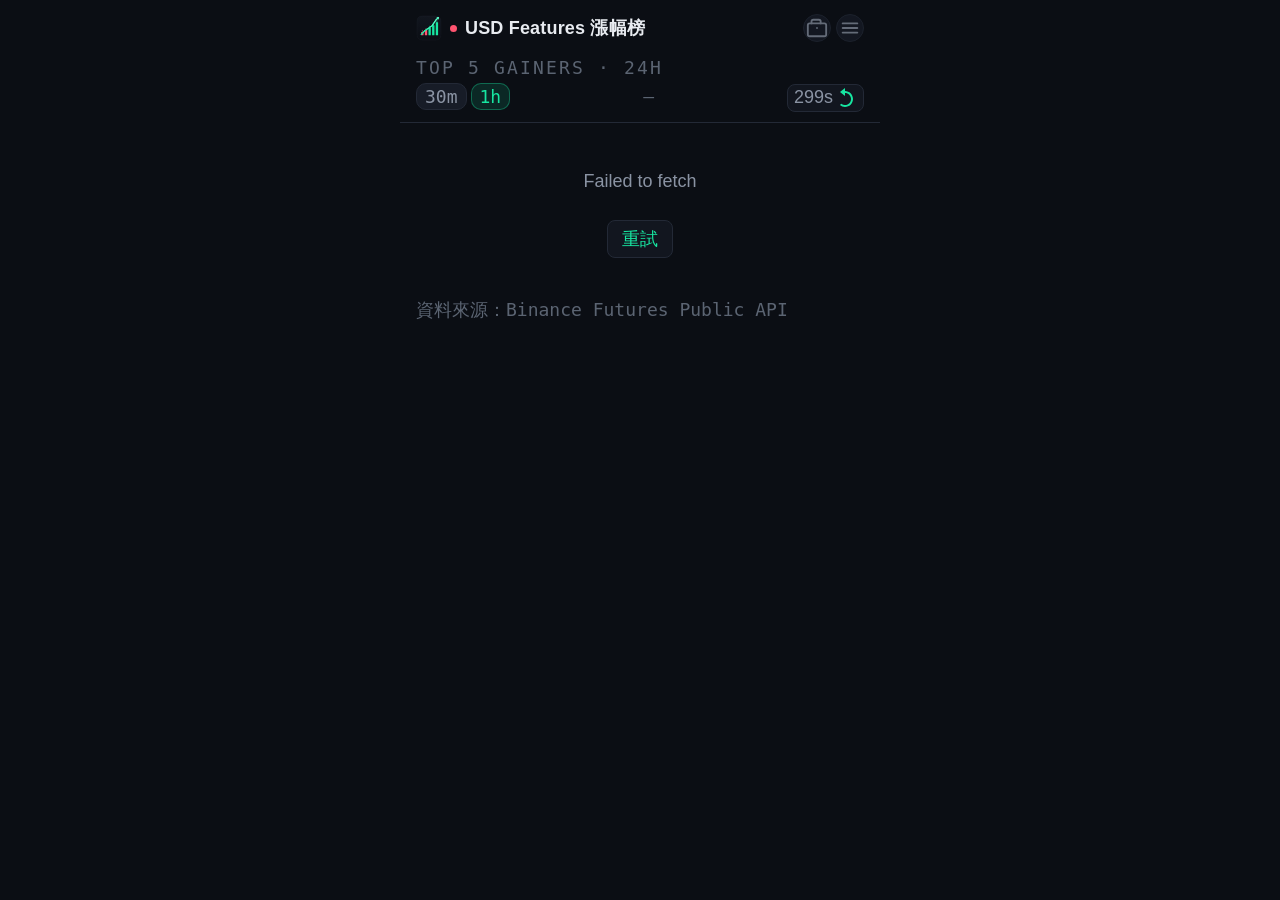
<file: pwa/index.html>
<!DOCTYPE html>
<html lang="zh-Hant">
<head>
<meta charset="UTF-8" />
<meta name="viewport" content="width=device-width, initial-scale=1, viewport-fit=cover" />
<title>USDⓈ-M 漲幅榜</title>

<!-- PWA manifest -->
<link rel="manifest" href="./manifest.webmanifest" />
<meta name="theme-color" content="#0b0e14" />

<!-- iOS「加入主畫面」專用設定（Safari 不吃 manifest，要靠這幾個 meta/link） -->
<meta name="apple-mobile-web-app-capable" content="yes" />
<meta name="apple-mobile-web-app-title" content="漲幅榜" />
<meta name="apple-mobile-web-app-status-bar-style" content="black-translucent" />
<link rel="apple-touch-icon" href="./icons/icon180.png" />
<link rel="icon" type="image/svg+xml" href="./logo.svg" />
<link rel="icon" href="./icons/icon192.png" />

<link rel="stylesheet" href="./style.css" />
</head>
<body>
  <div class="app">
    <header class="app__header">
      <div class="brand">
        <img class="brand__logo" src="./logo.svg" alt="" />
        <span class="brand__dot" id="liveDot"></span>
        <a class="rankings__url" href="https://www.binance.com/zh-TC/markets/trading_data/rankings" target="_blank">
          <h1 class="brand__title">USD Features 漲幅榜</h1>
        </a>
      </div>
      <div class="header-menu">
        <a href="./position.html" title="查看合約倉位">
          <span class="row__icon-btn features-icon" aria-hidden="true">
            <svg viewBox="0 0 24 24" fill="none" stroke="currentColor" stroke-width="2" stroke-linecap="round" stroke-linejoin="round"><rect x="2" y="7" width="20" height="14" rx="2"></rect><path d="M16 7V5a2 2 0 0 0-2-2H8a2 2 0 0 0-2 2v2"></path><line x1="12" y1="12" x2="12" y2="12.01"></line></svg>
          </span>
        </a>
        <button id="menuToggleBtn" class="row__icon-btn header-menu__toggle" type="button" title="選單" aria-expanded="false" aria-controls="headerMenuPanel">
          <svg class="hamburger-icon" viewBox="0 0 24 24" fill="none" stroke="currentColor" stroke-width="2" stroke-linecap="round">
            <line class="hamburger-icon__l1" x1="4" y1="7" x2="20" y2="7"></line>
            <line class="hamburger-icon__l2" x1="4" y1="12" x2="20" y2="12"></line>
            <line class="hamburger-icon__l3" x1="4" y1="17" x2="20" y2="17"></line>
          </svg>
        </button>
        <div id="headerMenuPanel" class="header-menu__panel" hidden>
          <label class="toggle" title="切換跑馬燈模式">
            <span class="toggle__label">Lite</span>
            <input type="checkbox" id="tickerToggle" />
            <span class="toggle__track"><span class="toggle__thumb"></span></span>
          </label>
          <label class="toggle" title="切換卡片檢視／列表檢視">
            <span class="toggle__label">Card</span>
            <input type="checkbox" id="cardToggle" />
            <span class="toggle__track"><span class="toggle__thumb"></span></span>
          </label>
          <label class="toggle" title="顯示/隱藏市值資訊">
            <span class="toggle__label">mcap</span>
            <input type="checkbox" id="mcapToggle" />
            <span class="toggle__track"><span class="toggle__thumb"></span></span>
          </label>
        </div>
      </div>
    </header>
    
    <span class="subbar__label">TOP 5 GAINERS · 24H</span>
    <div class="subbar">
      <span class="subbar__updated" id="updatedAt">—</span>
      <button id="refreshBtn" class="refresh-btn" title="立即重新整理" aria-label="重新整理">
        <span id="countdown">30s</span>
        <svg class="refresh-icon" viewBox="0 0 24 24" width="24" height="24"><path fill="#17e6a1" d="M12 5V2L7 6l5 4V7c3.31 0 6 2.69 6 6a5.99 5.99 0 0 1-9.7 4.7l-1.42 1.42A7.98 7.98 0 0 0 12 21c4.42 0 8-3.58 8-8s-3.58-8-8-8z"/></svg>
      </button>
    </div>

    <div id="content" class="content">
      <div class="skeleton-list" id="skeleton">
        <!-- skeleton rows injected by JS -->
      </div>
    </div>

    <div id="errorBox" class="error-box" hidden>
      <p id="errorText">無法載入資料</p>
      <button id="retryBtn" class="retry-btn">重試</button>
    </div>

    <footer class="app__footer">
      <span>資料來源：Binance Futures Public API</span>
    </footer>
  </div>

  <script src="./config.js"></script>
  <script src="app.js"></script>
  <script>
    if ('serviceWorker' in navigator) {
      window.addEventListener('load', () => {
        // updateViaCache: 'none' -> sw.js 這個檔案本身也不要被 HTTP 快取，
        // 每次都直接跟伺服器要最新版本，避免「明明部署了新版但瀏覽器還在用舊 sw.js」。
        navigator.serviceWorker.register('./sw.js', { updateViaCache: 'none' }).catch(() => {});
      });
    }
  </script>
</body>
</html>
</file>
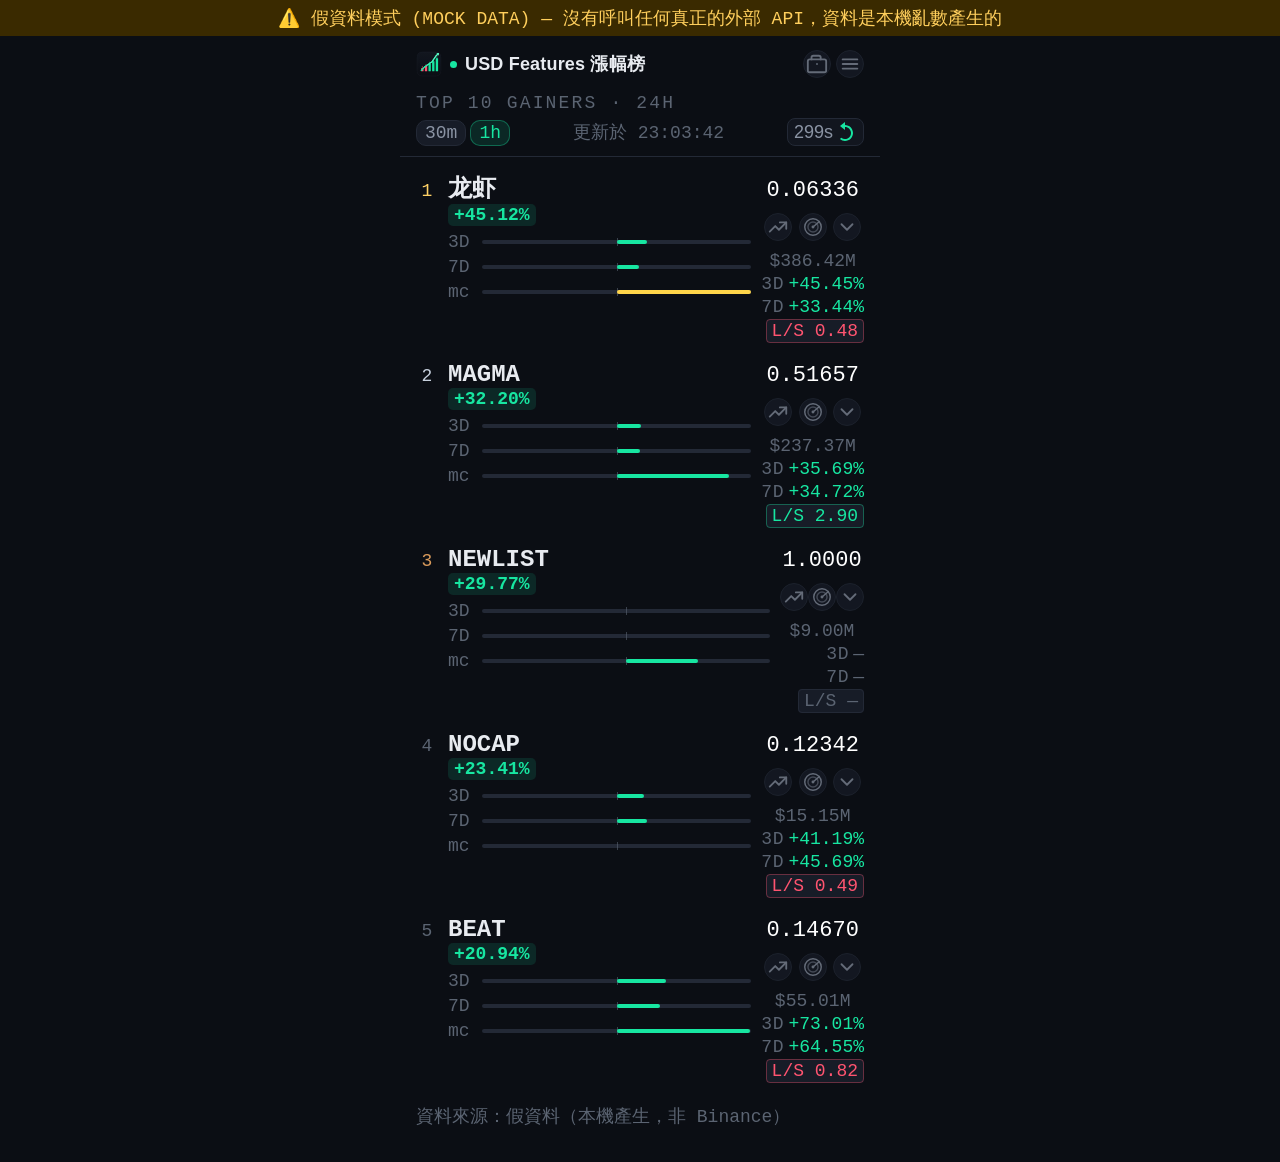
<file: shared/index.html>
<!DOCTYPE html>
<html lang="zh-Hant">
<head>
<meta charset="UTF-8" />
<meta name="viewport" content="width=device-width, initial-scale=1, viewport-fit=cover" />
<title>USDⓈ-M 漲幅榜（假資料預覽）</title>
<meta name="theme-color" content="#0b0e14" />
<link rel="icon" type="image/svg+xml" href="./logo.svg" />

<link rel="stylesheet" href="./style.css" />
<style>
  /* 只給這個假資料預覽頁用的提示條，不影響 app.js/style.css 本身。 */
  .mock-banner {
    background: #3a2a00;
    color: #ffcf5c;
    font-family: monospace;
    font-size: 18px;
    text-align: center;
    padding: 6px 10px;
  }
</style>
</head>
<body>
  <div class="mock-banner">⚠️ 假資料模式 (MOCK DATA) — 沒有呼叫任何真正的外部 API，資料是本機亂數產生的</div>

  <div class="app">
    <header class="app__header">
      <div class="brand">
        <img class="brand__logo" src="./logo.svg" alt="" />
        <span class="brand__dot" id="liveDot"></span>
        <a class="rankings__url" href="https://www.binance.com/zh-TC/markets/trading_data/rankings" target="_blank">
          <h1 class="brand__title">USD Features 漲幅榜</h1>
        </a>
      </div>

      <div class="header-menu">
        <a href="./position-mock.html" title="查看合約倉位（假資料預覽）">
          <span class="row__icon-btn features-icon" aria-hidden="true">
            <svg viewBox="0 0 24 24" fill="none" stroke="currentColor" stroke-width="2" stroke-linecap="round" stroke-linejoin="round"><rect x="2" y="7" width="20" height="14" rx="2"></rect><path d="M16 7V5a2 2 0 0 0-2-2H8a2 2 0 0 0-2 2v2"></path><line x1="12" y1="12" x2="12" y2="12.01"></line></svg>
          </span>
        </a>
        <button id="menuToggleBtn" class="row__icon-btn header-menu__toggle" type="button" title="選單" aria-expanded="false" aria-controls="headerMenuPanel">
          <svg class="hamburger-icon" viewBox="0 0 24 24" fill="none" stroke="currentColor" stroke-width="2" stroke-linecap="round">
            <line class="hamburger-icon__l1" x1="4" y1="7" x2="20" y2="7"></line>
            <line class="hamburger-icon__l2" x1="4" y1="12" x2="20" y2="12"></line>
            <line class="hamburger-icon__l3" x1="4" y1="17" x2="20" y2="17"></line>
          </svg>
        </button>
        <div id="headerMenuPanel" class="header-menu__panel" hidden>
          <label class="toggle" title="切換跑馬燈模式">
            <span class="toggle__label">Lite</span>
            <input type="checkbox" id="tickerToggle" />
            <span class="toggle__track"><span class="toggle__thumb"></span></span>
          </label>
          <label class="toggle" title="切換卡片檢視／列表檢視">
            <span class="toggle__label">Card</span>
            <input type="checkbox" id="cardToggle" />
            <span class="toggle__track"><span class="toggle__thumb"></span></span>
          </label>
          <label class="toggle" title="顯示/隱藏市值資訊">
            <span class="toggle__label">mcap</span>
            <input type="checkbox" id="mcapToggle" />
            <span class="toggle__track"><span class="toggle__thumb"></span></span>
          </label>
        </div>
      </div>
    </header>

    <span class="subbar__label">TOP 10 GAINERS · 24H</span>
    <div class="subbar">
      <span class="subbar__updated" id="updatedAt">—</span>
      <button id="refreshBtn" class="refresh-btn" title="立即重新整理" aria-label="重新整理">
        <span id="countdown">30s</span>
        <svg class="refresh-icon" viewBox="0 0 24 24" width="24" height="24"><path fill="#17e6a1" d="M12 5V2L7 6l5 4V7c3.31 0 6 2.69 6 6a5.99 5.99 0 0 1-9.7 4.7l-1.42 1.42A7.98 7.98 0 0 0 12 21c4.42 0 8-3.58 8-8s-3.58-8-8-8z"/></svg>
      </button>
    </div>

    <div id="content" class="content">
      <div class="skeleton-list" id="skeleton">
        <!-- skeleton rows injected by JS -->
      </div>
    </div>

    <div id="errorBox" class="error-box" hidden>
      <p id="errorText">無法載入資料</p>
      <button id="retryBtn" class="retry-btn">重試</button>
    </div>

    <footer class="app__footer">
      <span>資料來源：假資料（本機產生，非 Binance）</span>
    </footer>
  </div>

  <script>
    // 假資料 fetch 攔截器。一定要在 app.js 載入之前執行，才能在 app.js 第一次
    // 呼叫 fetch() 之前就把 window.fetch 換掉——這樣完全不會打到真正的
    // Binance / CoinGecko API，改改 UI（例如加個 icon）不用等真的 API 回應就能驗證。
    (function () {
      // 簡單的可重現亂數（同一個 symbol 每次重新整理都會長一樣，方便比對畫面有沒有變化）。
      function seededRandom(seed) {
        let s = seed % 2147483647;
        if (s <= 0) s += 2147483646;
        return function () {
          s = (s * 16807) % 2147483647;
          return (s - 1) / 2147483646;
        };
      }
      function hashSeed(str) {
        let h = 0;
        for (let i = 0; i < str.length; i++) h = (h * 31 + str.charCodeAt(i)) | 0;
        return Math.abs(h) || 1;
      }

      // TOP 5（依 priceChangePercent 排序後會落在前 5 名，用來驗證正常渲染）：
      //   龙虾USDT   - 非英文字母的 base，驗證中文幣種名稱顯示
      //   MAGMAUSDT  - 一般情況
      //   NEWLISTUSDT- K 線資料不足（模擬新上市），驗證天數漲跌顯示「—」
      //   NOCAPUSDC  - USDC 報價 + CoinGecko 查無市值，驗證「市值資料暫無」
      //   BEATUSDT   - 一般情況
      // 後面兩個 DUMMY 是低漲幅的干擾資料，用來驗證排序/取前 5 名的邏輯正確。
      const MOCK_TICKERS = [
        { symbol: "龙虾USDT", lastPrice: "0.06336", priceChangePercent: "45.12", quoteVolume: "386420000" },
        { symbol: "MAGMAUSDT", lastPrice: "0.51657", priceChangePercent: "32.20", quoteVolume: "237370000" },
        { symbol: "NEWLISTUSDT", lastPrice: "1.00000", priceChangePercent: "29.77", quoteVolume: "9000000" },
        { symbol: "NOCAPUSDC", lastPrice: "0.12342", priceChangePercent: "23.41", quoteVolume: "15150000" },
        { symbol: "BEATUSDT", lastPrice: "0.14670", priceChangePercent: "20.94", quoteVolume: "55010000" },
        { symbol: "DUMMYAUSDT", lastPrice: "3.50000", priceChangePercent: "5.00", quoteVolume: "1000000" },
        { symbol: "DUMMYBUSDT", lastPrice: "10.00000", priceChangePercent: "2.00", quoteVolume: "500000" },
      ];

      // CoinGecko 市值資料，key 是 base（不含 USDT/USDC）。刻意不給 NOCAP，
      // 用來測試「市值資料暫無」那條路徑。
      const MOCK_MARKET_CAPS = {
        "龙虾": { marketCap: 42000000, price: 0.06336, maxSupply: 1000000000, volume: 20000000 },
        MAGMA: { marketCap: 95000000, price: 0.51657, maxSupply: 300000000, volume: 45000000 },
        NEWLIST: { marketCap: 6000000, price: 1.0, maxSupply: 10000000, volume: 900000 },
        BEAT: { marketCap: 18500000, price: 0.1467, maxSupply: 250000000, volume: 5200000 },
      };

      function priceOf(symbol) {
        const t = MOCK_TICKERS.find((x) => x.symbol === symbol);
        if (t) return Number(t.lastPrice);
        return 1;
      }

      function fakeKlines(symbol, limit) {
        // NEWLISTUSDT 故意只給 2 根K棒，模擬新上市幣種資料不足的情況。
        if (symbol === "NEWLISTUSDT") {
          const p = priceOf(symbol);
          return [
            [0, 0, 0, 0, String(p * 0.97), 0],
            [0, 0, 0, 0, String(p), 0],
          ];
        }
        const target = priceOf(symbol);
        const rand = seededRandom(hashSeed(symbol));
        let price = target / (1 + rand() * 0.6 + 0.2); // 起點比目前價低，模擬「這幾天在漲」
        const rows = [];
        for (let i = 0; i < limit; i++) {
          const isLast = i === limit - 1;
          price = isLast ? target : Math.max(price * (1 + (rand() - 0.47) * 0.1), 1e-8);
          rows.push([0, price, price, price, String(price), 0]);
        }
        return rows;
      }

      function fakeMarketCapCoins(symbolsLower) {
        return symbolsLower
          .map((s) => s.toUpperCase())
          .filter((base) => base in MOCK_MARKET_CAPS)
          .map((base) => {
            const m = MOCK_MARKET_CAPS[base];
            return {
              symbol: base,
              market_cap: m.marketCap,
              current_price: m.price,
              max_supply: m.maxSupply,
              total_supply: m.maxSupply,
              total_volume: m.volume,
            };
          });
      }

      function jsonResponse(data) {
        return new Response(JSON.stringify(data), {
          status: 200,
          headers: { "Content-Type": "application/json" },
        });
      }

      // 聰明錢 long/short 統計假資料。刻意讓 30m/1h 兩個 timeRange 數字不一樣，
      // 這樣切換按鈕時畫面數字有跟著變，才能驗證「重新打 API + 重新渲染」真的生效。
      // NEWLISTUSDT 故意不給資料，模擬 API 查無資料，驗證「聰明錢資料暫無」路徑。
      function fakeSmartMoneyStats(symbol, timeRange) {
        if (symbol === "NEWLISTUSDT") return null;
        const rand = seededRandom(hashSeed(symbol + timeRange));
        const longTraders = Math.floor(100 + rand() * 300);
        const shortTraders = Math.floor(100 + rand() * 300);
        const longPositions = 1e6 + rand() * 5e7;
        const shortPositions = 1e6 + rand() * 5e7;
        return { longTraders, shortTraders, longPositions, shortPositions };
      }

      window.fetch = async function mockFetch(input) {
        const url = typeof input === "string" ? input : input.url;

        if (url.includes("/fapi/v1/ticker/24hr")) {
          return jsonResponse(MOCK_TICKERS);
        }

        if (url.includes("/fapi/v1/klines")) {
          const params = new URL(url).searchParams;
          const symbol = params.get("symbol");
          const limit = Number(params.get("limit")) || 31;
          return jsonResponse(fakeKlines(symbol, limit));
        }

        if (url.includes("/coins/markets")) {
          const params = new URL(url).searchParams;
          const symbols = (params.get("symbols") || "").split(",").filter(Boolean);
          return jsonResponse(fakeMarketCapCoins(symbols));
        }

        if (url.includes("/smart-money/signal/details/stats")) {
          const params = new URL(url).searchParams;
          const symbol = params.get("symbol");
          const timeRange = params.get("timeRange");
          return jsonResponse({ code: "000000", message: null, data: fakeSmartMoneyStats(symbol, timeRange), success: true });
        }

        throw new Error(`mock.html 沒有攔截到這個網址，請補上假資料: ${url}`);
      };
    })();
  </script>
  <script src="./config.js"></script>
  <script src="app.js"></script>
</body>
</html>
</file>
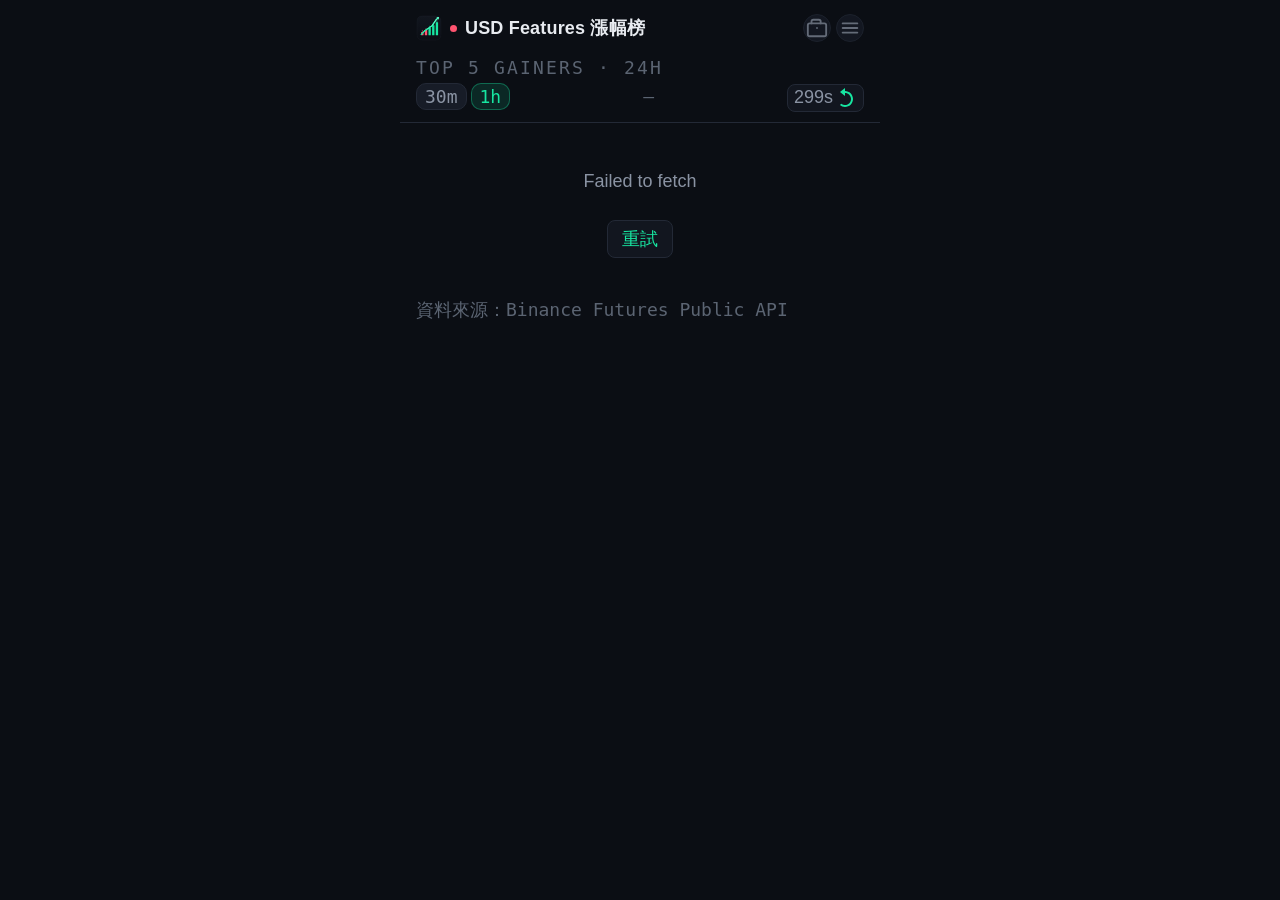
<file: extension/popup.html>
<!DOCTYPE html>
<html lang="zh-Hant">
<head>
<meta charset="UTF-8" />
<title>USDⓈ-M 漲幅榜</title>
<link rel="stylesheet" href="style.css" />
</head>
<body>
  <div class="app">
    <header class="app__header">
      <div class="brand">
        <img class="brand__logo" src="./logo.svg" alt="" />
        <span class="brand__dot" id="liveDot"></span>
        <a class="rankings__url" href="https://www.binance.com/zh-TC/markets/trading_data/rankings" target="_blank">
          <h1 class="brand__title">USD Features 漲幅榜</h1>
        </a>
      </div>
      <div class="header-menu">
        <a href="./position.html" title="查看合約倉位">
          <span class="row__icon-btn features-icon" aria-hidden="true">
            <svg viewBox="0 0 24 24" fill="none" stroke="currentColor" stroke-width="2" stroke-linecap="round" stroke-linejoin="round"><rect x="2" y="7" width="20" height="14" rx="2"></rect><path d="M16 7V5a2 2 0 0 0-2-2H8a2 2 0 0 0-2 2v2"></path><line x1="12" y1="12" x2="12" y2="12.01"></line></svg>
          </span>
        </a>
        <button id="menuToggleBtn" class="row__icon-btn header-menu__toggle" type="button" title="選單" aria-expanded="false" aria-controls="headerMenuPanel">
          <svg class="hamburger-icon" viewBox="0 0 24 24" fill="none" stroke="currentColor" stroke-width="2" stroke-linecap="round">
            <line class="hamburger-icon__l1" x1="4" y1="7" x2="20" y2="7"></line>
            <line class="hamburger-icon__l2" x1="4" y1="12" x2="20" y2="12"></line>
            <line class="hamburger-icon__l3" x1="4" y1="17" x2="20" y2="17"></line>
          </svg>
        </button>
        <div id="headerMenuPanel" class="header-menu__panel" hidden>
          <label class="toggle" title="切換跑馬燈模式">
            <span class="toggle__label">Lite</span>
            <input type="checkbox" id="tickerToggle" />
            <span class="toggle__track"><span class="toggle__thumb"></span></span>
          </label>
          <label class="toggle" title="切換卡片檢視／列表檢視">
            <span class="toggle__label">Card</span>
            <input type="checkbox" id="cardToggle" />
            <span class="toggle__track"><span class="toggle__thumb"></span></span>
          </label>
          <label class="toggle" title="顯示/隱藏市值資訊">
            <span class="toggle__label">mcap</span>
            <input type="checkbox" id="mcapToggle" />
            <span class="toggle__track"><span class="toggle__thumb"></span></span>
          </label>
        </div>
      </div>
    </header>

    <span class="subbar__label">TOP 5 GAINERS · 24H</span>
    <div class="subbar">
      <span class="subbar__updated" id="updatedAt">—</span>
      <button id="refreshBtn" class="refresh-btn" title="立即重新整理" aria-label="重新整理">
        <span id="countdown">30s</span>
        <svg class="refresh-icon" viewBox="0 0 24 24" width="24" height="24"><path fill="#17e6a1" d="M12 5V2L7 6l5 4V7c3.31 0 6 2.69 6 6a5.99 5.99 0 0 1-9.7 4.7l-1.42 1.42A7.98 7.98 0 0 0 12 21c4.42 0 8-3.58 8-8s-3.58-8-8-8z"/></svg>
      </button>
    </div>

    <div id="content" class="content">
      <div class="skeleton-list" id="skeleton">
        <!-- skeleton rows injected by JS -->
      </div>
    </div>

    <div id="errorBox" class="error-box" hidden>
      <p id="errorText">無法載入資料</p>
      <button id="retryBtn" class="retry-btn">重試</button>
    </div>

    <footer class="app__footer">
      <span>資料來源：Binance Futures Public API</span>
    </footer>
  </div>

  <script src="config.js"></script>
  <script src="app.js"></script>
</body>
</html>
</file>
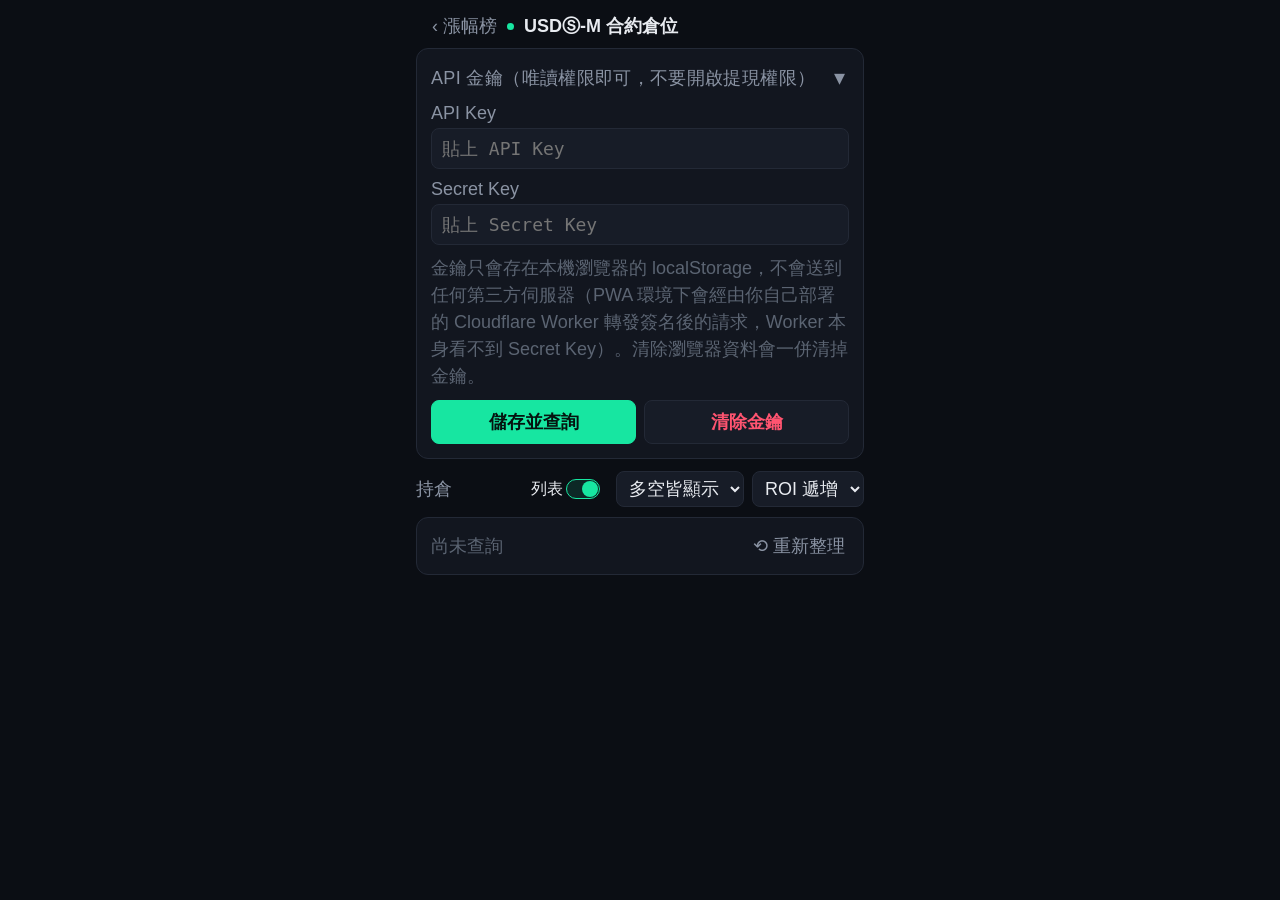
<file: extension/position.html>
<!DOCTYPE html>
<html lang="zh-Hant">
<head>
<meta charset="UTF-8" />
<meta name="viewport" content="width=device-width, initial-scale=1, viewport-fit=cover" />
<title>USDⓈ-M 合約倉位</title>
<meta name="theme-color" content="#0b0e14" />
<link rel="icon" type="image/svg+xml" href="./logo.svg" />

<link rel="stylesheet" href="./style.css" />
<style>
  /* 這個頁面的樣式沿用 style.css 的顏色變數，但排版（表單/卡片/表格）是這裡專用的，
     不放進 style.css，避免污染漲幅榜主頁面的樣式。 */
  .pos-header {
    display: flex;
    align-items: center;
    gap: 10px;
    padding: calc(env(safe-area-inset-top, 0px) + 14px) 16px 10px;
  }
  .pos-back {
    color: var(--text-dim);
    text-decoration: none;
    font-size: 18px;
    flex-shrink: 0;
  }
  .pos-back:hover { color: var(--text); }
  .pos-title {
    font-size: 18px;
    font-weight: 700;
    margin: 0;
    color: var(--text);
  }

  .pos-main {
    max-width: 480px;
    margin: 0 auto;
    padding: 0 16px 24px;
    transition: max-width 0.15s ease;
  }
  /* 有倉位資料時放寬寬度限制，讓桌面/寬螢幕能一次看到多欄倉位卡片；
     還在設定金鑰、沒有資料的階段維持手機版寬度即可。 */
  body.has-positions .pos-main {
    max-width: 480px;
  }

  .pos-card {
    background: var(--panel);
    border: 1px solid var(--border);
    border-radius: 12px;
    padding: 14px;
    margin-bottom: 12px;
  }

  .pos-card__title {
    font-size: 18px;
    color: var(--text-dim);
    margin: 0 0 10px;
    letter-spacing: 0.02em;
  }

  .pos-card__head {
    display: flex;
    align-items: center;
    justify-content: space-between;
    margin-bottom: 10px;
  }
  .pos-card__head-left {
    display: flex;
    align-items: center;
    gap: 4px;
  }
  .pos-card__head-right {
    display: flex;
    align-items: center;
    justify-content: space-between;
    gap: 4px;
  }
  .pos-card__toggle {
    background: none;
    border: none;
    color: var(--text-dim);
    font-size: 18px;
    cursor: pointer;
    padding: 2px 4px;
    flex-shrink: 0;
  }
  .pos-card__toggle:hover { color: var(--text); }
  .pos-card__toggle svg { width: 16px; height: 16px; display: block; }
  /* API 金鑰區域的展開/收合按鈕比較小顆，點擊熟悉度也最高，特別放大字級加大點擊範圍。 */
  #credToggleBtn { font-size: 22px; }
  #summaryToggleBtn { font-size: 22px; }
  .pos-card__updated {
    font-size: 18px;
    color: var(--text-faint);
  }
  .pos-card__refresh-row {
    display: flex;
    align-items: center;
    gap: 6px;
  }
  .pos-card__countdown {
    font-size: 18px;
    color: var(--text-faint);
    font-family: var(--mono);
  }
  .pos-card__summary {
    font-size: 18px;
    color: var(--text-dim);
    font-family: var(--mono);
  }

  .pos-field {
    display: flex;
    flex-direction: column;
    gap: 4px;
    margin-bottom: 10px;
  }
  .pos-field label {
    font-size: 18px;
    color: var(--text-dim);
  }
  .pos-field input {
    background: var(--panel-alt);
    border: 1px solid var(--border);
    border-radius: 8px;
    padding: 9px 10px;
    color: var(--text);
    font-family: var(--mono);
    font-size: 18px;
  }
  .pos-field input:focus { outline: 1px solid var(--accent); }

  .pos-note {
    font-size: 18px;
    color: var(--text-faint);
    line-height: 1.5;
    margin: 0 0 10px;
  }

  .pos-actions { display: flex; gap: 8px; }
  .pos-btn {
    flex: 1;
    border: 1px solid var(--border);
    background: var(--panel-alt);
    color: var(--text);
    border-radius: 8px;
    padding: 9px 0;
    font-size: 18px;
    font-weight: 600;
    cursor: pointer;
  }
  .pos-btn--primary { background: var(--accent); color: #05130f; border-color: var(--accent); }
  .pos-btn--danger { color: var(--down); }
  .pos-btn:disabled { opacity: 0.5; cursor: default; }

  .pos-summary {
    display: grid;
    grid-template-columns: 1fr 1fr;
    gap: 10px;
  }
  /* 同上：display:grid 蓋掉了 [hidden] 預設的 display:none，收合帳戶總覽時要補這條才會真的消失。 */
  .pos-summary[hidden] { display: none; }
  .pos-summary__item { display: flex; flex-direction: column; gap: 2px; }
  .pos-summary__label { font-size: 18px; color: var(--text-dim); }
  .pos-summary__value { font-family: var(--mono); font-size: 18px; color: var(--text); }

  .pos-row {
    background: var(--panel);
    border: 1px solid var(--border);
    border-radius: 12px;
    padding: 12px 14px;
    margin-bottom: 10px;
  }
  .pos-row__head {
    display: flex;
    align-items: center;
    justify-content: space-between;
    margin-bottom: 8px;
  }
  .pos-row__symbol { font-weight: 700; font-size: 18px; }
  .pos-row__head-links { display: flex; align-items: center; gap: 6px; }
  .pos-row__side {
    font-size: 18px;
    font-weight: 700;
    padding: 2px 8px;
    border-radius: 999px;
  }
  .pos-row__side.is-long { color: var(--up); background: var(--up-dim); }
  .pos-row__side.is-short { color: var(--down); background: var(--down-dim); }

  .pos-row__grid {
    display: grid;
    grid-template-columns: 1fr 1fr;
    gap: 6px 12px;
    font-family: var(--mono);
    font-size: 18px;
  }
  .pos-row__grid-item { display: flex; flex-direction: column; gap: 2px; }
  .pos-row__grid-label { color: var(--text-dim); font-family: var(--sans); }
  .is-up { color: var(--up); }
  .is-down { color: var(--down); }

  .pos-list-header {
    display: flex;
    align-items: center;
    justify-content: space-between;
    flex-wrap: wrap;
    gap: 8px;
    margin-bottom: 10px;
  }
  .pos-list-controls { display: flex; gap: 8px; flex-wrap: wrap; }
  .pos-sort-select {
    background: var(--panel-alt);
    border: 1px solid var(--border);
    border-radius: 8px;
    padding: 6px 8px;
    color: var(--text);
    font-size: 18px;
  }

  /* 有倉位資料時改成多欄卡片排列，充分利用放寬後的頁面寬度；篩選後沒有任何結果時
     顯示的是一段純文字提示，不套用 grid（避免那段文字被拉成奇怪的格子寬度）。 */
  #positionsList.is-grid {
    display: grid;
    grid-template-columns: repeat(auto-fill, minmax(260px, 1fr));
    gap: 10px;
  }
  #positionsList.is-grid .pos-row { margin-bottom: 0; }

  /* 列表顯示：只留 symbol / icon-btn / side / roi 一行，跟卡片顯示切換時共用同一個
     進場動畫（見 .pos-row-enter），不用另外寫轉場邏輯。 */
  .pos-list-row {
    display: flex;
    align-items: center;
    gap: 10px;
    background: var(--panel);
    border: 1px solid var(--border);
    border-radius: 10px;
    padding: 8px 12px;
    margin-bottom: 8px;
  }
  .pos-list-row__symbol {
    font-weight: 700;
    font-size: 18px;
    flex: 1;
    min-width: 0;
  }
  .pos-list-row__icons { display: flex; align-items: center; gap: 6px; flex-shrink: 0; }
  .pos-list-row__roi {
    font-family: var(--mono);
    font-size: 18px;
    font-weight: 700;
    flex-shrink: 0;
    min-width: 64px;
    text-align: right;
  }

  @keyframes pos-row-enter {
    from { opacity: 0; transform: translateY(4px); }
    to { opacity: 1; transform: translateY(0); }
  }
  .pos-row, .pos-list-row { animation: pos-row-enter 0.18s ease both; }

  .pos-empty {
    text-align: center;
    color: var(--text-dim);
    font-size: 18px;
    padding: 30px 0;
  }

  .error-box.pos-error { margin: 0 16px 12px; }
</style>
</head>
<body>

  <div class="pos-main">
    <div class="pos-header">
      <a id="backLink" class="pos-back" href="./index.html">‹ 漲幅榜</a>
      <span class="brand__dot" id="liveDot"></span>
      <h1 class="pos-title">USDⓈ-M 合約倉位</h1>
    </div>
    <div class="pos-card">
      <div class="pos-card__head">
        <p class="pos-card__title" style="margin:0;">API 金鑰（唯讀權限即可，不要開啟提現權限）</p>
        <button id="credToggleBtn" class="pos-card__toggle" type="button" title="展開/收合">▾</button>
      </div>
      <div id="credentialsCollapsedHint" class="pos-card__summary" hidden>已儲存金鑰，點右上角展開可編輯</div>
      <div id="credentialsBody">
        <div class="pos-field">
          <label for="apiKeyInput">API Key</label>
          <input id="apiKeyInput" type="text" autocomplete="off" spellcheck="false" placeholder="貼上 API Key" />
        </div>
        <div class="pos-field">
          <label for="apiSecretInput">Secret Key</label>
          <input id="apiSecretInput" type="password" autocomplete="off" spellcheck="false" placeholder="貼上 Secret Key" />
        </div>
        <p class="pos-note">金鑰只會存在本機瀏覽器的 localStorage，不會送到任何第三方伺服器（PWA 環境下會經由你自己部署的 Cloudflare Worker 轉發簽名後的請求，Worker 本身看不到 Secret Key）。清除瀏覽器資料會一併清掉金鑰。</p>
        <div class="pos-actions">
          <button id="saveBtn" class="pos-btn pos-btn--primary">儲存並查詢</button>
          <button id="clearBtn" class="pos-btn pos-btn--danger">清除金鑰</button>
        </div>
      </div>
    </div>

    <div id="summaryCard" class="pos-card" hidden>
      <div class="pos-card__head">
        <div id="summaryHeadLeft" class="pos-card__head-left">
          <span class="brand__dot" id="liveDot"></span>
          <p class="pos-card__title" style="margin:0;">帳戶總覽</p>
          <button id="visibilityToggleBtn" class="pos-card__toggle" type="button" title="隱藏帳戶資訊"></button>
        </div>
        <button id="summaryToggleBtn" class="pos-card__toggle" type="button" title="展開/收合">▸</button>
      </div>
      <div id="summaryGrid" class="pos-summary" hidden>
        <div class="pos-summary__item">
          <span class="pos-summary__label">錢包餘額</span>
          <span id="sumWalletBalance" class="pos-summary__value">—</span>
        </div>
        <div class="pos-summary__item">
          <span class="pos-summary__label">未實現盈虧</span>
          <span id="sumUnrealizedProfit" class="pos-summary__value">—</span>
        </div>
        <div class="pos-summary__item">
          <span class="pos-summary__label">保證金餘額</span>
          <span id="sumMarginBalance" class="pos-summary__value">—</span>
        </div>
        <div class="pos-summary__item">
          <span class="pos-summary__label">可用餘額</span>
          <span id="sumAvailableBalance" class="pos-summary__value">—</span>
        </div>
      </div>
    </div>

    <div id="positionsHeader" class="pos-list-header" hidden>
      <p class="pos-card__title" style="margin:0;">持倉</p>
      <div class="pos-list-controls">
        <label class="toggle" title="切換卡片/列表顯示">
          <span class="toggle__label">列表</span>
          <input type="checkbox" id="viewToggle" checked />
          <span class="toggle__track"><span class="toggle__thumb"></span></span>
        </label>
        <select id="sideFilterSelect" class="pos-sort-select">
          <option value="all">多空皆顯示</option>
          <option value="long">只顯示多</option>
          <option value="short">只顯示空</option>
        </select>
        <select id="sortSelect" class="pos-sort-select">
          <option value="none">預設排序</option>
          <option value="roi-desc">ROI 遞減</option>
          <option value="roi-asc" selected>ROI 遞增</option>
        </select>
      </div>
    </div>

    <div id="summaryMetaCard" class="pos-card pos-card__head-right" hidden>
      <span id="updatedAt" class="pos-card__updated">尚未查詢</span>
      <div class="pos-card__refresh-row">
        <span id="countdown" class="pos-card__countdown" hidden></span>
        <button id="refreshBtn" class="pos-card__toggle" title="重新整理">⟲ 重新整理</button>
      </div>
    </div>

    <div id="positionsList"></div>

    <div id="errorBox" class="error-box pos-error" hidden>
      <p id="errorText">無法載入資料</p>
      <button id="retryBtn" class="retry-btn">重試</button>
    </div>
  </div>

  <script src="./config.js"></script>
  <script src="./position.js"></script>
</body>
</html>
</file>
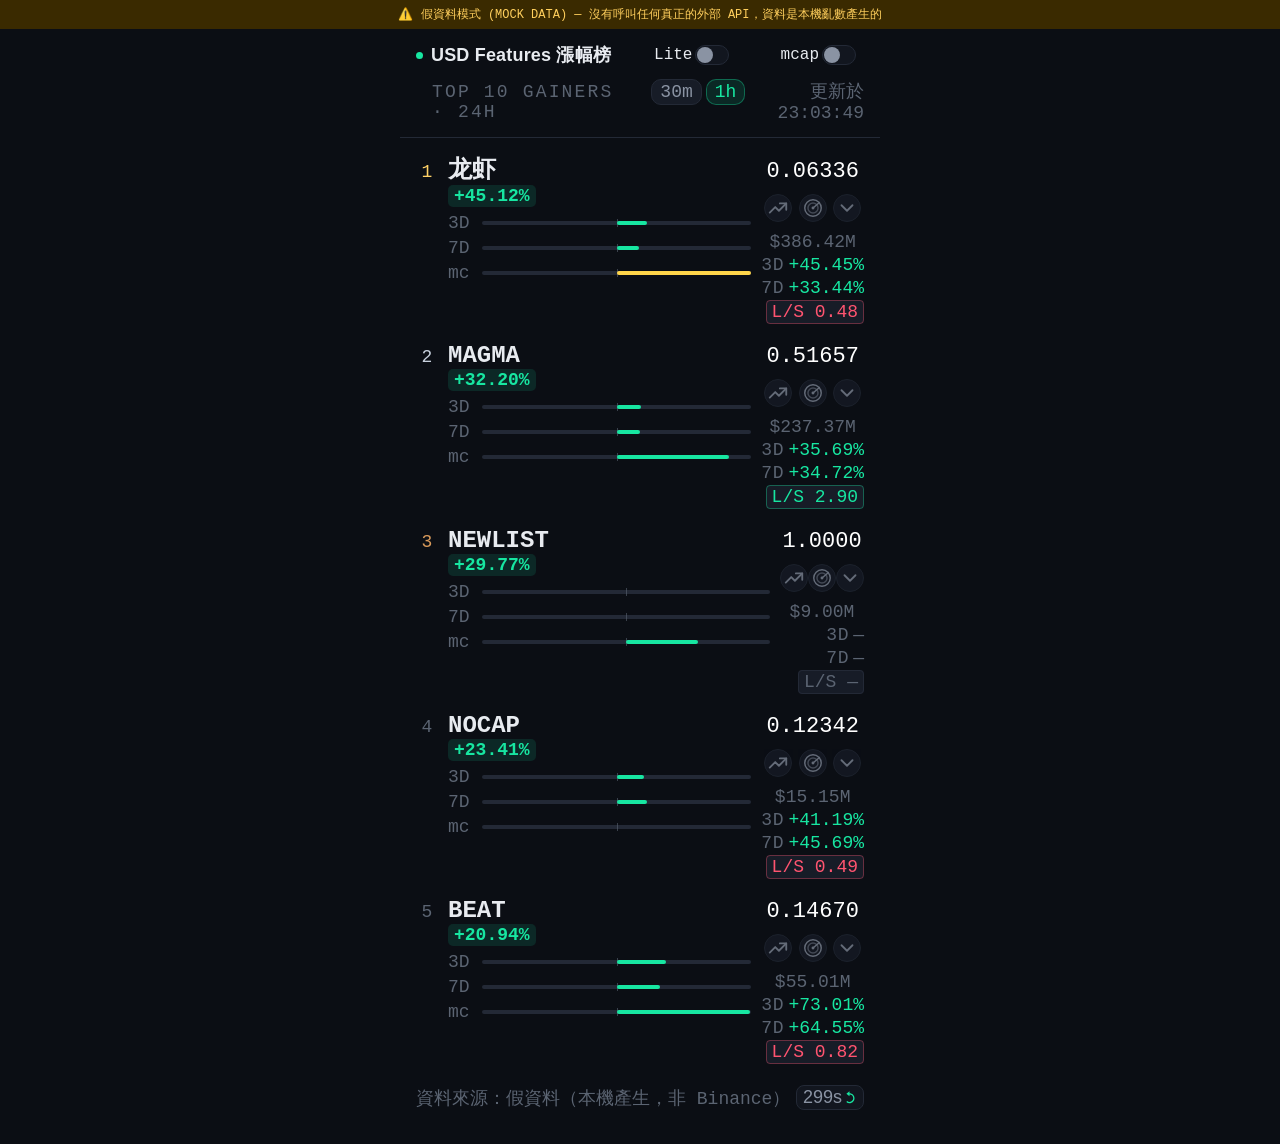
<file: shared/mock.html>
<!DOCTYPE html>
<html lang="zh-Hant">
<head>
<meta charset="UTF-8" />
<meta name="viewport" content="width=device-width, initial-scale=1, viewport-fit=cover" />
<title>USDⓈ-M 漲幅榜（假資料預覽）</title>
<meta name="theme-color" content="#0b0e14" />

<link rel="stylesheet" href="./style.css" />
<style>
  /* 只給這個假資料預覽頁用的提示條，不影響 app.js/style.css 本身。 */
  .mock-banner {
    background: #3a2a00;
    color: #ffcf5c;
    font-family: monospace;
    font-size: 12px;
    text-align: center;
    padding: 6px 10px;
  }
</style>
</head>
<body>
  <div class="mock-banner">⚠️ 假資料模式 (MOCK DATA) — 沒有呼叫任何真正的外部 API，資料是本機亂數產生的</div>

  <div class="app">
    <header class="app__header">
      <div class="brand">
        <span class="brand__dot" id="liveDot"></span>
        <a class="rankings__url" href="https://www.binance.com/zh-TC/markets/trading_data/rankings" target="_blank">
          <h1 class="brand__title">USD Features 漲幅榜</h1>
        </a>
      </div>
      <label class="toggle" title="切換跑馬燈模式">
        <span class="toggle__label">Lite</span>
        <input type="checkbox" id="tickerToggle" />
        <span class="toggle__track"><span class="toggle__thumb"></span></span>
      </label>
      <label class="toggle" title="顯示/隱藏市值資訊">
        <span class="toggle__label">mcap</span>
        <input type="checkbox" id="mcapToggle" />
        <span class="toggle__track"><span class="toggle__thumb"></span></span>
      </label>
    </header>

    <div class="subbar">
      <span class="subbar__label">TOP 10 GAINERS · 24H</span>
      <span class="subbar__updated" id="updatedAt">—</span>
    </div>

    <div id="content" class="content">
      <div class="skeleton-list" id="skeleton">
        <!-- skeleton rows injected by JS -->
      </div>
    </div>

    <div id="errorBox" class="error-box" hidden>
      <p id="errorText">無法載入資料</p>
      <button id="retryBtn" class="retry-btn">重試</button>
    </div>

    <footer class="app__footer">
      <span>資料來源：假資料（本機產生，非 Binance）</span>
      <button id="refreshBtn" class="refresh-btn" title="立即重新整理" aria-label="重新整理">
        <span id="countdown">30s</span>
        <svg class="refresh-icon" viewBox="0 0 24 24" width="15" height="15"><path fill="#17e6a1" d="M12 5V2L7 6l5 4V7c3.31 0 6 2.69 6 6a5.99 5.99 0 0 1-9.7 4.7l-1.42 1.42A7.98 7.98 0 0 0 12 21c4.42 0 8-3.58 8-8s-3.58-8-8-8z"/></svg>
      </button>
    </footer>
  </div>

  <script>
    // 假資料 fetch 攔截器。一定要在 app.js 載入之前執行，才能在 app.js 第一次
    // 呼叫 fetch() 之前就把 window.fetch 換掉——這樣完全不會打到真正的
    // Binance / CoinGecko API，改改 UI（例如加個 icon）不用等真的 API 回應就能驗證。
    (function () {
      // 簡單的可重現亂數（同一個 symbol 每次重新整理都會長一樣，方便比對畫面有沒有變化）。
      function seededRandom(seed) {
        let s = seed % 2147483647;
        if (s <= 0) s += 2147483646;
        return function () {
          s = (s * 16807) % 2147483647;
          return (s - 1) / 2147483646;
        };
      }
      function hashSeed(str) {
        let h = 0;
        for (let i = 0; i < str.length; i++) h = (h * 31 + str.charCodeAt(i)) | 0;
        return Math.abs(h) || 1;
      }

      // TOP 5（依 priceChangePercent 排序後會落在前 5 名，用來驗證正常渲染）：
      //   龙虾USDT   - 非英文字母的 base，驗證中文幣種名稱顯示
      //   MAGMAUSDT  - 一般情況
      //   NEWLISTUSDT- K 線資料不足（模擬新上市），驗證天數漲跌/beta 顯示「—」
      //   NOCAPUSDC  - USDC 報價 + CoinGecko 查無市值，驗證「市值資料暫無」
      //   BEATUSDT   - 一般情況
      // 後面兩個 DUMMY 是低漲幅的干擾資料，用來驗證排序/取前 5 名的邏輯正確。
      const MOCK_TICKERS = [
        { symbol: "龙虾USDT", lastPrice: "0.06336", priceChangePercent: "45.12", quoteVolume: "386420000" },
        { symbol: "MAGMAUSDT", lastPrice: "0.51657", priceChangePercent: "32.20", quoteVolume: "237370000" },
        { symbol: "NEWLISTUSDT", lastPrice: "1.00000", priceChangePercent: "29.77", quoteVolume: "9000000" },
        { symbol: "NOCAPUSDC", lastPrice: "0.12342", priceChangePercent: "23.41", quoteVolume: "15150000" },
        { symbol: "BEATUSDT", lastPrice: "0.14670", priceChangePercent: "20.94", quoteVolume: "55010000" },
        { symbol: "DUMMYAUSDT", lastPrice: "3.50000", priceChangePercent: "5.00", quoteVolume: "1000000" },
        { symbol: "DUMMYBUSDT", lastPrice: "10.00000", priceChangePercent: "2.00", quoteVolume: "500000" },
      ];

      // beta 計算用的基準（BTCUSDT）不需要出現在 24hr 榜單裡，只需要能查到 klines。
      const BENCHMARK_PRICE = { BTCUSDT: 68000 };

      // CoinGecko 市值資料，key 是 base（不含 USDT/USDC）。刻意不給 NOCAP，
      // 用來測試「市值資料暫無」那條路徑。
      const MOCK_MARKET_CAPS = {
        "龙虾": { marketCap: 42000000, price: 0.06336, maxSupply: 1000000000, volume: 20000000 },
        MAGMA: { marketCap: 95000000, price: 0.51657, maxSupply: 300000000, volume: 45000000 },
        NEWLIST: { marketCap: 6000000, price: 1.0, maxSupply: 10000000, volume: 900000 },
        BEAT: { marketCap: 18500000, price: 0.1467, maxSupply: 250000000, volume: 5200000 },
      };

      function priceOf(symbol) {
        const t = MOCK_TICKERS.find((x) => x.symbol === symbol);
        if (t) return Number(t.lastPrice);
        if (symbol in BENCHMARK_PRICE) return BENCHMARK_PRICE[symbol];
        return 1;
      }

      function fakeKlines(symbol, limit) {
        // NEWLISTUSDT 故意只給 2 根K棒，模擬新上市幣種資料不足的情況。
        if (symbol === "NEWLISTUSDT") {
          const p = priceOf(symbol);
          return [
            [0, 0, 0, 0, String(p * 0.97), 0],
            [0, 0, 0, 0, String(p), 0],
          ];
        }
        const target = priceOf(symbol);
        const rand = seededRandom(hashSeed(symbol));
        let price = target / (1 + rand() * 0.6 + 0.2); // 起點比目前價低，模擬「這幾天在漲」
        const rows = [];
        for (let i = 0; i < limit; i++) {
          const isLast = i === limit - 1;
          price = isLast ? target : Math.max(price * (1 + (rand() - 0.47) * 0.1), 1e-8);
          rows.push([0, price, price, price, String(price), 0]);
        }
        return rows;
      }

      function fakeMarketCapCoins(symbolsLower) {
        return symbolsLower
          .map((s) => s.toUpperCase())
          .filter((base) => base in MOCK_MARKET_CAPS)
          .map((base) => {
            const m = MOCK_MARKET_CAPS[base];
            return {
              symbol: base,
              market_cap: m.marketCap,
              current_price: m.price,
              max_supply: m.maxSupply,
              total_supply: m.maxSupply,
              total_volume: m.volume,
            };
          });
      }

      function jsonResponse(data) {
        return new Response(JSON.stringify(data), {
          status: 200,
          headers: { "Content-Type": "application/json" },
        });
      }

      // 聰明錢 long/short 統計假資料。刻意讓 30m/1h 兩個 timeRange 數字不一樣，
      // 這樣切換按鈕時畫面數字有跟著變，才能驗證「重新打 API + 重新渲染」真的生效。
      // NEWLISTUSDT 故意不給資料，模擬 API 查無資料，驗證「聰明錢資料暫無」路徑。
      function fakeSmartMoneyStats(symbol, timeRange) {
        if (symbol === "NEWLISTUSDT") return null;
        const rand = seededRandom(hashSeed(symbol + timeRange));
        const longTraders = Math.floor(100 + rand() * 300);
        const shortTraders = Math.floor(100 + rand() * 300);
        const longPositions = 1e6 + rand() * 5e7;
        const shortPositions = 1e6 + rand() * 5e7;
        return { longTraders, shortTraders, longPositions, shortPositions };
      }

      window.fetch = async function mockFetch(input) {
        const url = typeof input === "string" ? input : input.url;

        if (url.includes("/fapi/v1/ticker/24hr")) {
          return jsonResponse(MOCK_TICKERS);
        }

        if (url.includes("/fapi/v1/klines")) {
          const params = new URL(url).searchParams;
          const symbol = params.get("symbol");
          const limit = Number(params.get("limit")) || 31;
          return jsonResponse(fakeKlines(symbol, limit));
        }

        if (url.includes("/coins/markets")) {
          const params = new URL(url).searchParams;
          const symbols = (params.get("symbols") || "").split(",").filter(Boolean);
          return jsonResponse(fakeMarketCapCoins(symbols));
        }

        if (url.includes("/smart-money/signal/details/stats")) {
          const params = new URL(url).searchParams;
          const symbol = params.get("symbol");
          const timeRange = params.get("timeRange");
          return jsonResponse({ code: "000000", message: null, data: fakeSmartMoneyStats(symbol, timeRange), success: true });
        }

        throw new Error(`mock.html 沒有攔截到這個網址，請補上假資料: ${url}`);
      };
    })();
  </script>
  <script src="./config.js"></script>
  <script src="app.js"></script>
</body>
</html>
</file>
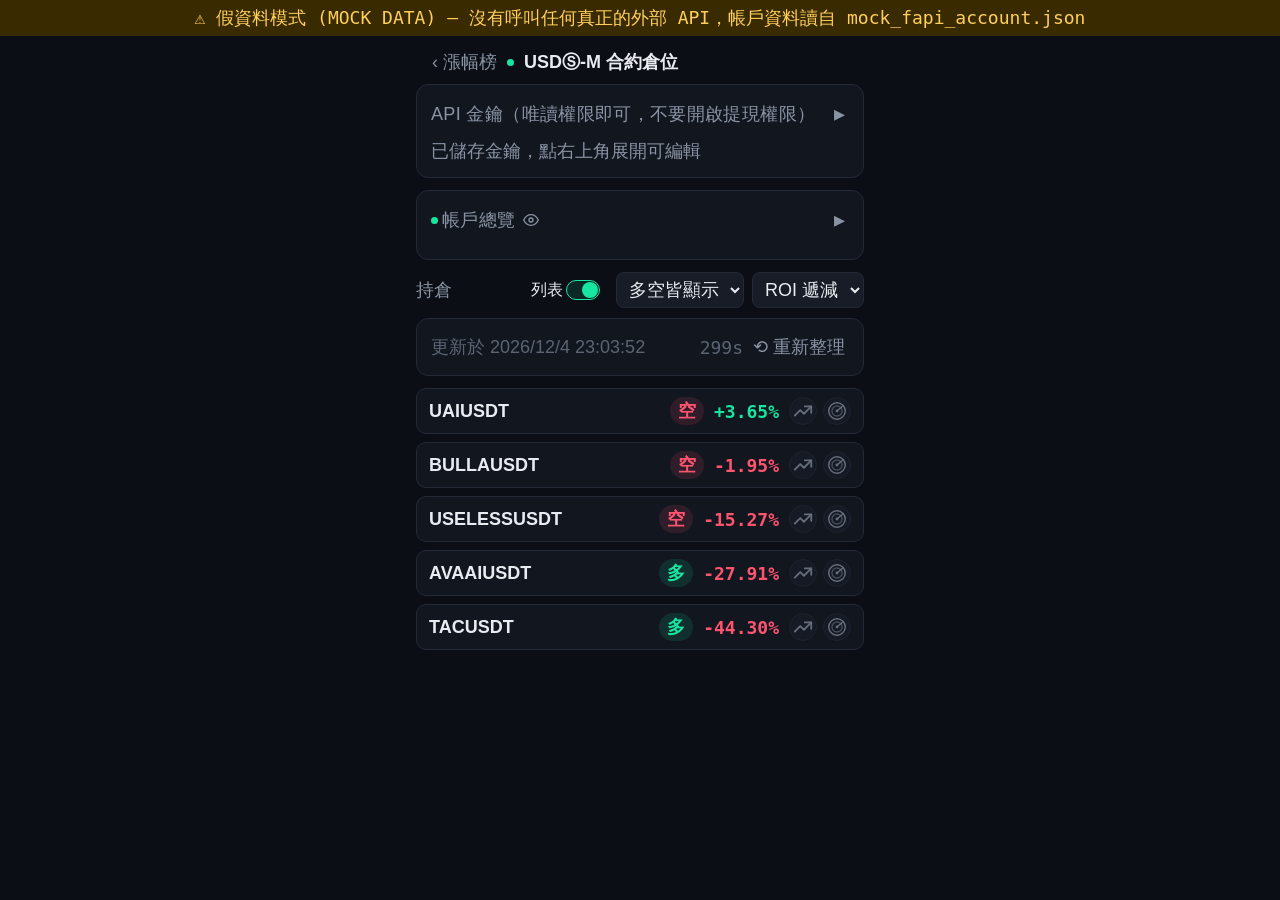
<file: shared/position-mock.html>
<!DOCTYPE html>
<html lang="zh-Hant">
<head>
<meta charset="UTF-8" />
<meta name="viewport" content="width=device-width, initial-scale=1, viewport-fit=cover" />
<title>USDⓈ-M 合約倉位（假資料預覽）</title>
<meta name="theme-color" content="#0b0e14" />
<link rel="icon" type="image/svg+xml" href="./logo.svg" />

<link rel="stylesheet" href="./style.css" />
<style>
  /* 這個頁面的樣式沿用 style.css 的顏色變數，但排版（表單/卡片/表格）是這裡專用的，
     不放進 style.css，避免污染漲幅榜主頁面的樣式。 */
  .pos-header {
    display: flex;
    align-items: center;
    gap: 10px;
    padding: calc(env(safe-area-inset-top, 0px) + 14px) 16px 10px;
  }
  .pos-back {
    color: var(--text-dim);
    text-decoration: none;
    font-size: 18px;
    flex-shrink: 0;
  }
  .pos-back:hover { color: var(--text); }
  .pos-title {
    font-size: 18px;
    font-weight: 700;
    margin: 0;
    color: var(--text);
  }

  .pos-main {
    max-width: 480px;
    margin: 0 auto;
    padding: 0 16px 24px;
    transition: max-width 0.15s ease;
  }
  /* 有倉位資料時放寬寬度限制，讓桌面/寬螢幕能一次看到多欄倉位卡片；
     還在設定金鑰、沒有資料的階段維持手機版寬度即可。 */
  body.has-positions .pos-main {
    max-width: 480px;
  }

  .pos-card {
    background: var(--panel);
    border: 1px solid var(--border);
    border-radius: 12px;
    padding: 14px;
    margin-bottom: 12px;
  }

  .pos-card__title {
    font-size: 18px;
    color: var(--text-dim);
    margin: 0 0 10px;
    letter-spacing: 0.02em;
  }

  .pos-card__head {
    display: flex;
    align-items: center;
    justify-content: space-between;
    margin-bottom: 10px;
  }
  .pos-card__head-left {
    display: flex;
    align-items: center;
    gap: 4px;
  }
  .pos-card__head-right {
    display: flex;
    align-items: center;
    justify-content: space-between;
    gap: 4px;
  }
  .pos-card__toggle {
    background: none;
    border: none;
    color: var(--text-dim);
    font-size: 18px;
    cursor: pointer;
    padding: 2px 4px;
    flex-shrink: 0;
  }
  .pos-card__toggle:hover { color: var(--text); }
  .pos-card__toggle svg { width: 16px; height: 16px; display: block; }
  /* API 金鑰區域的展開/收合按鈕比較小顆，點擊熟悉度也最高，特別放大字級加大點擊範圍。 */
  #credToggleBtn { font-size: 22px; }
  #summaryToggleBtn { font-size: 22px; }
  .pos-card__updated {
    font-size: 18px;
    color: var(--text-faint);
  }
  .pos-card__refresh-row {
    display: flex;
    align-items: center;
    gap: 6px;
  }
  .pos-card__countdown {
    font-size: 18px;
    color: var(--text-faint);
    font-family: var(--mono);
  }
  .pos-card__summary {
    font-size: 18px;
    color: var(--text-dim);
    font-family: var(--mono);
  }

  .pos-field {
    display: flex;
    flex-direction: column;
    gap: 4px;
    margin-bottom: 10px;
  }
  .pos-field label {
    font-size: 18px;
    color: var(--text-dim);
  }
  .pos-field input {
    background: var(--panel-alt);
    border: 1px solid var(--border);
    border-radius: 8px;
    padding: 9px 10px;
    color: var(--text);
    font-family: var(--mono);
    font-size: 18px;
  }
  .pos-field input:focus { outline: 1px solid var(--accent); }

  .pos-note {
    font-size: 18px;
    color: var(--text-faint);
    line-height: 1.5;
    margin: 0 0 10px;
  }

  .pos-actions { display: flex; gap: 8px; }
  .pos-btn {
    flex: 1;
    border: 1px solid var(--border);
    background: var(--panel-alt);
    color: var(--text);
    border-radius: 8px;
    padding: 9px 0;
    font-size: 18px;
    font-weight: 600;
    cursor: pointer;
  }
  .pos-btn--primary { background: var(--accent); color: #05130f; border-color: var(--accent); }
  .pos-btn--danger { color: var(--down); }
  .pos-btn:disabled { opacity: 0.5; cursor: default; }

  .pos-summary {
    display: grid;
    grid-template-columns: 1fr 1fr;
    gap: 10px;
  }
  /* 同上：display:grid 蓋掉了 [hidden] 預設的 display:none，收合帳戶總覽時要補這條才會真的消失。 */
  .pos-summary[hidden] { display: none; }
  .pos-summary__item { display: flex; flex-direction: column; gap: 2px; }
  .pos-summary__label { font-size: 18px; color: var(--text-dim); }
  .pos-summary__value { font-family: var(--mono); font-size: 18px; color: var(--text); }

  .pos-row {
    background: var(--panel);
    border: 1px solid var(--border);
    border-radius: 12px;
    padding: 12px 14px;
    margin-bottom: 10px;
  }
  .pos-row__head {
    display: flex;
    align-items: center;
    justify-content: space-between;
    margin-bottom: 8px;
  }
  .pos-row__symbol { font-weight: 700; font-size: 18px; }
  .pos-row__head-links { display: flex; align-items: center; gap: 6px; }
  .pos-row__side {
    font-size: 18px;
    font-weight: 700;
    padding: 2px 8px;
    border-radius: 999px;
  }
  .pos-row__side.is-long { color: var(--up); background: var(--up-dim); }
  .pos-row__side.is-short { color: var(--down); background: var(--down-dim); }

  .pos-row__grid {
    display: grid;
    grid-template-columns: 1fr 1fr;
    gap: 6px 12px;
    font-family: var(--mono);
    font-size: 18px;
  }
  .pos-row__grid-item { display: flex; flex-direction: column; gap: 2px; }
  .pos-row__grid-label { color: var(--text-dim); font-family: var(--sans); }
  .is-up { color: var(--up); }
  .is-down { color: var(--down); }

  .pos-list-header {
    display: flex;
    align-items: center;
    justify-content: space-between;
    flex-wrap: wrap;
    gap: 8px;
    margin-bottom: 10px;
  }
  .pos-list-controls { display: flex; gap: 8px; flex-wrap: wrap; }
  .pos-sort-select {
    background: var(--panel-alt);
    border: 1px solid var(--border);
    border-radius: 8px;
    padding: 6px 8px;
    color: var(--text);
    font-size: 18px;
  }

  /* 有倉位資料時改成多欄卡片排列，充分利用放寬後的頁面寬度；篩選後沒有任何結果時
     顯示的是一段純文字提示，不套用 grid（避免那段文字被拉成奇怪的格子寬度）。 */
  #positionsList.is-grid {
    display: grid;
    grid-template-columns: repeat(auto-fill, minmax(260px, 1fr));
    gap: 10px;
  }
  #positionsList.is-grid .pos-row { margin-bottom: 0; }

  /* 列表顯示：只留 symbol / icon-btn / side / roi 一行，跟卡片顯示切換時共用同一個
     進場動畫（見 .pos-row-enter），不用另外寫轉場邏輯。 */
  .pos-list-row {
    display: flex;
    align-items: center;
    gap: 10px;
    background: var(--panel);
    border: 1px solid var(--border);
    border-radius: 10px;
    padding: 8px 12px;
    margin-bottom: 8px;
  }
  .pos-list-row__symbol {
    font-weight: 700;
    font-size: 18px;
    flex: 1;
    min-width: 0;
  }
  .pos-list-row__icons { display: flex; align-items: center; gap: 6px; flex-shrink: 0; }
  .pos-list-row__roi {
    font-family: var(--mono);
    font-size: 18px;
    font-weight: 700;
    flex-shrink: 0;
    min-width: 64px;
    text-align: right;
  }

  @keyframes pos-row-enter {
    from { opacity: 0; transform: translateY(4px); }
    to { opacity: 1; transform: translateY(0); }
  }
  .pos-row, .pos-list-row { animation: pos-row-enter 0.18s ease both; }

  .pos-empty {
    text-align: center;
    color: var(--text-dim);
    font-size: 18px;
    padding: 30px 0;
  }

  .error-box.pos-error { margin: 0 16px 12px; }

  /* 只給這個假資料預覽頁用的提示條，跟 index.html 的 mock-banner 同一套樣式，
     不影響 position.js/style.css 本身。 */
  .mock-banner {
    background: #3a2a00;
    color: #ffcf5c;
    font-family: monospace;
    font-size: 18px;
    text-align: center;
    padding: 6px 10px;
  }
</style>
</head>
<body>

  <div class="mock-banner">⚠️ 假資料模式 (MOCK DATA) — 沒有呼叫任何真正的外部 API，帳戶資料讀自 mock_fapi_account.json</div>

  <div class="pos-main">
    <div class="pos-header">
      <a id="backLink" class="pos-back" href="./index.html">‹ 漲幅榜</a>
      <span class="brand__dot" id="liveDot"></span>
      <h1 class="pos-title">USDⓈ-M 合約倉位</h1>
    </div>
    <div class="pos-card">
      <div class="pos-card__head">
        <p class="pos-card__title" style="margin:0;">API 金鑰（唯讀權限即可，不要開啟提現權限）</p>
        <button id="credToggleBtn" class="pos-card__toggle" type="button" title="展開/收合">▾</button>
      </div>
      <div id="credentialsCollapsedHint" class="pos-card__summary" hidden>已儲存金鑰，點右上角展開可編輯</div>
      <div id="credentialsBody">
        <div class="pos-field">
          <label for="apiKeyInput">API Key</label>
          <input id="apiKeyInput" type="text" autocomplete="off" spellcheck="false" placeholder="貼上 API Key" />
        </div>
        <div class="pos-field">
          <label for="apiSecretInput">Secret Key</label>
          <input id="apiSecretInput" type="password" autocomplete="off" spellcheck="false" placeholder="貼上 Secret Key" />
        </div>
        <p class="pos-note">金鑰只會存在本機瀏覽器的 localStorage，不會送到任何第三方伺服器（PWA 環境下會經由你自己部署的 Cloudflare Worker 轉發簽名後的請求，Worker 本身看不到 Secret Key）。清除瀏覽器資料會一併清掉金鑰。</p>
        <div class="pos-actions">
          <button id="saveBtn" class="pos-btn pos-btn--primary">儲存並查詢</button>
          <button id="clearBtn" class="pos-btn pos-btn--danger">清除金鑰</button>
        </div>
      </div>
    </div>

    <div id="summaryCard" class="pos-card" hidden>
      <div class="pos-card__head">
        <div id="summaryHeadLeft" class="pos-card__head-left">
          <span class="brand__dot" id="liveDot"></span>
          <p class="pos-card__title" style="margin:0;">帳戶總覽</p>
          <button id="visibilityToggleBtn" class="pos-card__toggle" type="button" title="隱藏帳戶資訊"></button>
        </div>
        <button id="summaryToggleBtn" class="pos-card__toggle" type="button" title="展開/收合">▸</button>
      </div>
      <div id="summaryGrid" class="pos-summary" hidden>
        <div class="pos-summary__item">
          <span class="pos-summary__label">錢包餘額</span>
          <span id="sumWalletBalance" class="pos-summary__value">—</span>
        </div>
        <div class="pos-summary__item">
          <span class="pos-summary__label">未實現盈虧</span>
          <span id="sumUnrealizedProfit" class="pos-summary__value">—</span>
        </div>
        <div class="pos-summary__item">
          <span class="pos-summary__label">保證金餘額</span>
          <span id="sumMarginBalance" class="pos-summary__value">—</span>
        </div>
        <div class="pos-summary__item">
          <span class="pos-summary__label">可用餘額</span>
          <span id="sumAvailableBalance" class="pos-summary__value">—</span>
        </div>
      </div>
    </div>

    <div id="positionsHeader" class="pos-list-header" hidden>
      <p class="pos-card__title" style="margin:0;">持倉</p>
      <div class="pos-list-controls">
        <label class="toggle" title="切換卡片/列表顯示">
          <span class="toggle__label">列表</span>
          <input type="checkbox" id="viewToggle" checked />
          <span class="toggle__track"><span class="toggle__thumb"></span></span>
        </label>
        <select id="sideFilterSelect" class="pos-sort-select">
          <option value="all">多空皆顯示</option>
          <option value="long">只顯示多</option>
          <option value="short">只顯示空</option>
        </select>
        <select id="sortSelect" class="pos-sort-select">
          <option value="none">預設排序</option>
          <option value="roi-desc" selected>ROI 遞減</option>
          <option value="roi-asc">ROI 遞增</option>
        </select>
      </div>
    </div>

    <div id="summaryMetaCard" class="pos-card pos-card__head-right" hidden>
      <span id="updatedAt" class="pos-card__updated">尚未查詢</span>
      <div class="pos-card__refresh-row">
        <span id="countdown" class="pos-card__countdown" hidden></span>
        <button id="refreshBtn" class="pos-card__toggle" title="重新整理">⟲ 重新整理</button>
      </div>
    </div>

    <div id="positionsList"></div>

    <div id="errorBox" class="error-box pos-error" hidden>
      <p id="errorText">無法載入資料</p>
      <button id="retryBtn" class="retry-btn">重試</button>
    </div>
  </div>

  <script>
    // 假資料 fetch 攔截器，一定要在 position.js 載入之前執行，才能在它第一次呼叫
    // fetch() 之前就把 window.fetch 換掉——這樣完全不會打到真正的 Binance API，
    // 改改 UI（例如調整倉位卡片排版）不用填真的 API 金鑰、也不用等真的 API 回應。
    //
    // 帳戶資料直接讀 ./mock_fapi_account.json（跟這個頁面放在同一個 shared/ 目錄），
    // 這個讀取用的是換掉之前的原生 fetch，不算「呼叫真正的外部 API」。
    (function () {
      // 用 file:// 直接雙擊開啟時，瀏覽器（Chrome/Safari）會擋掉對本機 json 的 fetch，
      // 所以失敗時把原因講清楚，而不是只丟一句 "Failed to fetch"。
      const mockDataPromise = fetch("./mock_fapi_account.json")
        .then((r) => {
          if (!r.ok) throw new Error(`HTTP ${r.status}`);
          return r.json();
        })
        .catch((err) => {
          throw new Error(
            `讀不到 mock_fapi_account.json（${err.message}）。` +
              (location.protocol === "file:"
                ? "目前是用 file:// 開啟，瀏覽器不允許讀本機檔案；請在 shared/ 目錄執行 `python3 -m http.server 8000`，再開 http://localhost:8000/position-mock.html"
                : "請確認 mock_fapi_account.json 跟本頁放在同一個目錄")
          );
        });
      mockDataPromise.catch(() => {}); // 避免在 position.js 呼叫之前就觸發 unhandled rejection 警告

      // 金鑰欄位在 position.js 眼裡只是 localStorage 裡的兩個字串，預先塞假值，
      // 這樣打開頁面就直接顯示假資料，不用手動輸入才能看到 UI。
      if (!localStorage.getItem("usdmGainers.apiKey")) {
        localStorage.setItem("usdmGainers.apiKey", "MOCK_API_KEY");
      }
      if (!localStorage.getItem("usdmGainers.apiSecret")) {
        localStorage.setItem("usdmGainers.apiSecret", "MOCK_API_SECRET");
      }

      window.fetch = async function mockFetch(input) {
        const url = typeof input === "string" ? input : input.url;

        if (url.includes("/fapi/v3/account")) {
          const data = await mockDataPromise;
          return new Response(JSON.stringify(data), {
            status: 200,
            headers: { "Content-Type": "application/json" },
          });
        }

        throw new Error(`position-mock.html 沒有攔截到這個網址，請補上假資料: ${url}`);
      };
    })();
  </script>
  <script src="./config.js"></script>
  <script src="./position.js"></script>
</body>
</html>
</file>
<file: pwa/style.css>
@import url("https://fonts.googleapis.com/css2?family=VT323&display=swap");

:root {
  --bg: #0b0e14;
  --panel: #12161f;
  --panel-alt: #171c27;
  --border: #232936;
  --text: #e8ebf0;
  --text-dim: #8a93a3;
  --text-faint: #5b6472;
  --up: #17e6a1;
  --up-dim: rgba(23, 230, 161, 0.12);
  --down: #ff5470;
  --down-dim: rgba(255, 84, 112, 0.12);
  --warn: #ffd54a;
  --accent: #17e6a1;
  --mono: "SF Mono", "JetBrains Mono", ui-monospace, "Cascadia Code", Consolas, monospace;
  --sans: -apple-system, BlinkMacSystemFont, "Segoe UI", "PingFang TC", "Microsoft JhengHei", Inter, sans-serif;
}

* { box-sizing: border-box; }

html, body {
  margin: 0;
  width: 100%;
  min-height: 100vh;
  background: var(--bg);
  color: var(--text);
  font-family: var(--sans);
  -webkit-font-smoothing: antialiased;
  overscroll-behavior-y: none;
  -webkit-tap-highlight-color: transparent;
}

.row, .refresh-btn, .retry-btn { touch-action: manipulation; }

.app {
  display: flex;
  flex-direction: column;
  min-height: 100vh;
  max-width: 480px;
  margin: 0 auto;
}

.app__header {
  display: flex;
  align-items: center;
  justify-content: space-between;
  padding: calc(env(safe-area-inset-top, 0px) + 14px) 16px 10px;
}

.brand { display: flex; align-items: center; gap: 8px; }

.rankings__url { text-decoration: none; }

.brand__logo {
  width: 26px;
  height: 26px;
  border-radius: 7px;
  flex-shrink: 0;
  display: block;
}

.brand__dot {
  width: 7px;
  height: 7px;
  border-radius: 50%;
  background: var(--up);
  box-shadow: 0 0 0 0 rgba(23, 230, 161, 0.6);
  animation: pulse 2s infinite;
  flex-shrink: 0;
}

@keyframes pulse {
  0% { box-shadow: 0 0 0 0 rgba(23, 230, 161, 0.55); }
  70% { box-shadow: 0 0 0 6px rgba(23, 230, 161, 0); }
  100% { box-shadow: 0 0 0 0 rgba(23, 230, 161, 0); }
}

.brand__title {
  font-size: 18px;
  font-weight: 700;
  letter-spacing: 0.01em;
  margin: 0;
  color: var(--text);
}

.refresh-btn {
  background: var(--panel);
  border: 1px solid var(--border);
  color: var(--text-dim);
  /* width: 48px; */
  /* height: 28px; */
  border-radius: 8px;
  display: flex;
  align-items: center;
  justify-content: center;
  cursor: pointer;
  transition: color 0.15s ease, border-color 0.15s ease, transform 0.4s ease;
  font-size: 18px;
}
.refresh-btn:hover { color: var(--accent); border-color: var(--accent); }
.refresh-btn.spinning svg { animation: spin 0.7s linear; }
@keyframes spin { from { transform: rotate(0deg); } to { transform: rotate(360deg); } }

.subbar {
  display: flex;
  justify-content: space-between;
  align-items: baseline;
  padding: 0 16px 10px;
  border-bottom: 1px solid var(--border);
}

.subbar__label {
  font-family: var(--mono);
  font-size: 18px;
  letter-spacing: 0.12em;
  color: var(--text-faint);
  padding: 5px 16px 5px;
}

.subbar__updated {
  font-family: var(--mono);
  font-size: 18px;
  color: var(--text-faint);
  text-align: right;
}

.range-toggle {
  display: flex;
  gap: 4px;
}

.range-toggle__btn {
  font-family: var(--mono);
  font-size: 18px;
  padding: 2px 8px;
  border-radius: 10px;
  background: var(--panel-alt);
  border: 1px solid var(--border);
  color: var(--text-dim);
  cursor: pointer;
}

.range-toggle__btn.is-active {
  color: var(--up);
  border-color: rgba(23, 230, 161, 0.35);
  background: rgba(23, 230, 161, 0.12);
}

.content { padding: 6px 10px 4px; min-height: 320px; flex: 1; }

.row {
  display: grid;
  grid-template-columns: 22px 1fr auto;
  align-items: baseline;
  gap: 10px;
  padding: 9px 6px;
  border-radius: 10px;
  position: relative;
  overflow: hidden;
  transition: background 0.15s ease;
  color: inherit;
}
.row + .row { margin-top: 2px; }
.row:hover { background: var(--panel-alt); }
.row:hover .row__base { color: var(--accent); }

.row__icon-btn.features-icon {
  margin-right: 5px;
}

.row__icon-btn {
  display: flex;
  align-items: center;
  justify-content: center;
  flex: none;
  width: 28px;
  height: 28px;
  padding: 0;
  margin: 0;
  font: inherit;
  border-radius: 50%;
  border: 1px solid var(--border);
  background: var(--panel-alt);
  color: var(--text-dim);
  text-decoration: none;
  opacity: 0.7;
  cursor: pointer;
  transition: opacity 0.15s ease, background 0.15s ease, color 0.15s ease, transform 0.1s ease;
}
.row__icon-btn svg { width: 22px; height: 22px; display: block; }
.row__icon-btn:hover { opacity: 1; background: var(--panel); color: var(--accent); }
.row__icon-btn:active { transform: scale(0.9); }

/* 闔上時 chevron 朝下（提示可以展開），展開後轉向朝上（提示可以收合）。 */
.row__smart-money-toggle svg {
  transition: transform 0.2s ease;
}
.row__smart-money-toggle[aria-expanded="true"] svg {
  transform: rotate(180deg);
}

.row__change-days {
  display: flex;
  flex-direction: column;
  align-items: flex-end;
  gap: 3px;
  margin-top: 3px;
}
.row__change-day {
  font-family: var(--mono);
  font-size: 18px;
  color: var(--text-faint);
  display: flex;
  align-items: center;
  justify-content: flex-end;
  gap: 4px;
}
.row__change-day-label {
  font-size: 18px;
  color: var(--text-faint);
  letter-spacing: 0.04em;
}
.row__change-day.is-up { color: var(--up); }
.row__change-day.is-down { color: var(--down); }
.row__change-day.is-na { color: var(--text-faint); }

.row__rank {
  font-family: var(--mono);
  font-size: 18px;
  color: var(--text-faint);
  text-align: center;
}
.row__rank--1 { color: #ffd166; }
.row__rank--2 { color: #c7d0dd; }
.row__rank--3 { color: #d99a5b; }

.row__main { min-width: 0; }

.row__symbol {
  display: flex;
  align-items: center;
  gap: 5px;
}

.row__base {
  font-weight: 700;
  font-size: 24px;
  font-family: var(--mono);
}

.row__quote {
  font-family: var(--mono);
  font-size: 18px;
  color: var(--text-faint);
  margin-left: auto;
  padding-left: 5px;
}

.row__quoteVolume {
  font-family: var(--mono);
  font-size: 18px;
  color: var(--text-faint);
}

.row__ls-ratio {
  font-family: var(--mono);
  font-size: 18px;
  padding: 1px 5px;
  border-radius: 4px;
  color: var(--text-dim);
  background: var(--panel-alt);
  border: 1px solid var(--border);
}

.row__ls-ratio.is-long { color: var(--up); border-color: rgba(23, 230, 161, 0.35); }
.row__ls-ratio.is-short { color: var(--down); border-color: rgba(255, 84, 112, 0.35); }
.row__ls-ratio.is-na { color: var(--text-faint); }

.row__bars {
  display: flex;
  flex-direction: column;
  gap: 5px;
  margin-top: 6px;
}

.row__bar-item {
  display: flex;
  align-items: center;
  gap: 6px;
}

.row__bar-item-label {
  font-family: var(--mono);
  font-size: 18px;
  color: var(--text-faint);
  width: 28px;
  flex-shrink: 0;
}

.row__bar-track {
  position: relative;
  height: 4px;
  background: var(--border);
  border-radius: 2px;
  flex: 1;
  overflow: visible;
}

.row__bar-mid {
  position: absolute;
  left: 50%;
  top: -2px;
  bottom: -2px;
  width: 1px;
  background: var(--text-faint);
  opacity: 0.6;
}

.row__bar-fill {
  position: absolute;
  top: 0;
  height: 100%;
  border-radius: 2px;
  animation: barZoomIn 0.5s cubic-bezier(0.22, 1, 0.36, 1) both;
}

.row__bar-fill.bar-green {
  left: 50%;
  background: var(--up);
  transform-origin: left center;
}

.row__bar-fill.bar-red {
  right: 50%;
  background: var(--down);
  transform-origin: right center;
}

.row__bar-fill.bar-yellow {
  left: 50%;
  background: var(--warn);
  transform-origin: left center;
}

@keyframes barZoomIn {
  from { transform: scaleX(0); opacity: 0.5; }
  to { transform: scaleX(1); opacity: 1; }
}

.row__bar-fill.bar-red { background: var(--down); }
.row__bar-fill.bar-green { background: var(--up); }

.row__mcap {
  display: flex;
  flex-wrap: wrap;
  gap: 8px;
  align-items: center;
  justify-content: center;
}

.row__mcap-item {
  font-family: var(--mono);
  display: flex;
  align-items: center;
  gap: 3px;
  font-size: 18px;
  color: var(--text);
  flex-direction: column;
}

.row__ratio-bar-track {
  position: relative;
  display: inline-block;
  vertical-align: middle;
  width: 60px;
  height: 4px;
  margin-left: 6px;
  background: var(--border);
  border-radius: 2px;
  overflow: hidden;
}

.row__ratio-bar-fill {
  position: absolute;
  top: 0;
  left: 0;
  height: 100%;
  border-radius: 2px;
  animation: barZoomIn 0.5s cubic-bezier(0.22, 1, 0.36, 1) both;
  transform-origin: left center;
}

.row__bar-fill.bar-green { background: var(--up); }
.row__bar-fill.bar-yellow { background: var(--warn); }

.row__mcap-label {
  font-size: 18px;
  color: var(--text-faint);
  letter-spacing: 0.04em;
  text-transform: uppercase;
}

.row__mcap--na {
  font-family: var(--mono);
  font-size: 18px;
  color: var(--text-faint);
}

.row__smart-money {
  display: flex;
  flex-wrap: wrap;
  gap: 8px;
  align-items: center;
  justify-content: center;
  margin-top: 4px;
}

/* is-long / is-short 各自包成一組再交給外層 wrap，這樣寬度不夠時是整組換行
   （long 一行、short 一行），不會讓外層把兩組的 4 個 item 拆散、混在同一行裡。 */
.row__smart-money-group {
  display: flex;
  flex-wrap: nowrap;
  gap: 8px;
  align-items: center;
  justify-content: center;
}

.row__smart-money-item {
  font-family: var(--mono);
  display: flex;
  align-items: center;
  gap: 3px;
  font-size: 18px;
  flex-direction: column;
}

.row__smart-money-item.is-long { color: var(--up); }
.row__smart-money-item.is-short { color: var(--down); }

.row__smart-money-label {
  font-size: 18px;
  color: var(--text-faint);
  letter-spacing: 0.04em;
  text-transform: uppercase;
  display: flex;
  align-items: center;
}
.row__smart-money-label svg {
  width: 26px;
  height: 26px;
  display: block;
}

.row__smart-money--na {
  font-family: var(--mono);
  font-size: 18px;
  color: var(--text-faint);
  margin-top: 4px;
}

/* 本來跟 .row__mcap-collapse 同一套 grid-template-rows 0fr↔1fr 手法，
   但 Safari/WebKit 在計算這招的 intrinsic size 時，遇到內層是
   flex-wrap 的內容（.row__smart-money 底下 item 又是 column 排列）常常
   算錯高度，導致 iOS 上展開後只看得到第一行就被裁掉。改成用 JS 量出
   實際 scrollHeight 再動畫 max-height（見 app.js 的 toggle 事件），
   這裡的 max-height: 0 只是收闔時的初始值。 */
.row__smart-money-collapse {
  max-height: 0;
  overflow: hidden;
  transition: max-height 0.25s ease;
}
.row__smart-money-collapse-inner {
  min-height: 0;
}

/* 收闔動畫用 grid-template-rows: 0fr ↔ 1fr（搭配子層 overflow:hidden）而不是
   height:auto 或猜一個 max-height px 值。這個寫法不管內容實際高度是多少都能平滑
   展開/收闔，不會有「一開始瞬間跳到全高」或「收闔時內容先被砍掉再變矮」那種抖動感。
   市值現在是全部 row 一起展開/收闔（見 index.html 的 #mcapToggle），
   所以這裡不再需要每一行自己的 toggle 按鈕。 */
.row__mcap-collapse {
  display: grid;
  grid-template-rows: 0fr;
  overflow: hidden;
  margin-top: 4px;
  transition: grid-template-rows 0.25s ease;
}
.row__mcap-collapse.is-open {
  grid-template-rows: 1fr;
}
.row__mcap-collapse-inner {
  min-height: 0;
  overflow: hidden;
}

.row_actions {
  display: flex;
  justify-content: space-around;
  padding: 10px 0;
}

.row__stats { text-align: center; }

.row__price {
  font-family: var(--mono);
  font-size: 22px;
  color: #fff;
}

.row__change {
  font-family: var(--mono);
  font-size: 18px;
  font-weight: 700;
  color: var(--up);
  padding: 1px 6px;
  border-radius: 5px;
  background: var(--up-dim);
  display: inline-block;
  margin-top: 2px;
}

.skeleton-list { display: flex; flex-direction: column; gap: 4px; padding: 4px 6px; }
.skeleton-row {
  height: 64px;
  border-radius: 10px;
  background: linear-gradient(90deg, var(--panel) 25%, var(--panel-alt) 37%, var(--panel) 63%);
  background-size: 400% 100%;
  animation: shimmer 1.4s ease infinite;
}
@keyframes shimmer {
  0% { background-position: 100% 0; }
  100% { background-position: 0 0; }
}

.error-box {
  padding: 30px 20px;
  text-align: center;
  color: var(--text-dim);
  font-size: 18px;
}
.retry-btn {
  margin-top: 10px;
  background: var(--panel);
  border: 1px solid var(--border);
  color: var(--accent);
  padding: 6px 14px;
  border-radius: 8px;
  font-size: 18px;
  cursor: pointer;
}
.retry-btn:hover { border-color: var(--accent); }

.app__footer {
  display: flex;
  justify-content: space-between;
  align-items: center;
  padding: 10px 16px calc(env(safe-area-inset-bottom, 0px) + 14px);
  font-size: 18px;
  color: var(--text-faint);
  font-family: var(--mono);
}

.refresh-icon path {
  fill: var(--accent);
}

/* ===== 跑馬燈模式 (toggle 開) ===== */
/* body 上有 .is-ticker-mode 時，原本的清單、市值列、footer 等全部藏起來，只留下這條跑馬燈。
   注意：.error-box 不在這個清單裡——斷線錯誤訊息必須不管在哪個模式下都能顯示出來，
   它本身有沒有顯示是靠 JS 切換的 [hidden] 屬性控制，跟目前是不是跑馬燈模式無關。 */
.ticker { display: none; }

/* body.is-ticker-mode .subbar, */
/* body.is-ticker-mode .app__footer,  */
body.is-ticker-mode .content,
body.is-ticker-mode .skeleton-list {
  display: none;
}

body.is-ticker-mode .ticker {
  display: flex;
}

/* 斷線時即使正在跑馬燈模式，也要把跑馬燈蓋掉、讓錯誤訊息＋重試按鈕顯示出來
   （error-box 本身的顯示/隱藏交給 [hidden] 屬性，這裡只需要把跑馬燈藏起來讓位）。 */
body.is-ticker-mode.has-error .ticker {
  display: none;
}

.ticker {
  align-items: center;
  overflow: hidden;
  white-space: nowrap;
  padding: 16px 0;
  /* border-bottom: 1px solid var(--border);
  min-height: 320px;  */
  /* 跟原本 .content 的 min-height 對齊，避免切換時版面高度跳動 */
}

/* transform 現在改由 app.js 的 rAF 迴圈手動控制（見 tickerTick/applyTickerTransform），
   不再用 CSS @keyframes：這樣滑鼠停留時可以暫停、也可以手動拖曳左右移動，
   離開後再從目前位置接續自動捲動，全部共用同一個 tickerPosition 就不會有跳格的問題。
   touch-action: none 是為了在觸控裝置上讓左右拖曳手勢直接交給我們自己處理，
   不會被瀏覽器當成頁面捲動而互相搶手勢。 */
.ticker__track {
  display: inline-flex;
  align-items: center;
  gap: 40px;
  padding-left: 40px;
  will-change: transform;
  cursor: grab;
  touch-action: none;
  user-select: none;
}

.ticker__track:active,
.ticker.is-dragging .ticker__track {
  cursor: grabbing;
}

.ticker__item {
  display: inline-flex;
  align-items: center;
  gap: 10px;
  flex-shrink: 0;
  font-family: var(--mono);
  font-size: 18px; /* 需求：字體不小於 18px */
}

.ticker__rank {
  color: var(--text-faint);
  font-size: 18px;
}

.ticker__symbol {
  font-weight: 700;
  font-size: 18px;
  color: var(--text);
}

.ticker__price {
  font-size: 18px;
  color: #fff;
}

.ticker__change {
  font-size: 18px;
  font-weight: 700;
  padding: 1px 8px;
  border-radius: 5px;
}
.ticker__change.is-up { color: var(--up); background: var(--up-dim); }
.ticker__change.is-down { color: var(--down); background: var(--down-dim); }
.ticker__change.is-na { color: var(--text-faint); background: transparent; }

/* ===== toggle 開關本身（放在 header，refresh 按鈕左邊） ===== */
.toggle {
  display: inline-flex;
  align-items: center;
  cursor: pointer;
  margin-right: 8px;
}
.toggle input {
  position: absolute;
  opacity: 0;
  width: 0;
  height: 0;
}
.toggle__track {
  display: inline-block;
  width: 34px;
  height: 20px;
  border-radius: 999px;
  background: var(--panel);
  border: 1px solid var(--border);
  position: relative;
  transition: background 0.2s ease, border-color 0.2s ease;
}
.toggle__thumb {
  position: absolute;
  top: 1px;
  left: 1px;
  width: 16px;
  height: 16px;
  border-radius: 50%;
  background: var(--text-dim);
  transition: transform 0.2s ease, background 0.2s ease;
}
.toggle input:checked + .toggle__track {
  background: var(--up-dim);
  border-color: var(--accent);
}
.toggle input:checked + .toggle__track .toggle__thumb {
  transform: translateX(14px);
  background: var(--accent);
}

.toggle__label {
  padding-right: 3px;
  font-family: var(--mono);
}

/* ===== header 選單：漢堡按鈕開闔一個面板，收著 Lite/mcap 開關跟合約倉位連結 ===== */
.header-menu {
  position: relative;
  display: flex;
}

.header-menu__panel {
  position: absolute;
  top: calc(100% + 8px);
  right: 0;
  z-index: 20;
  display: flex;
  flex-direction: column;
  gap: 12px;
  min-width: 180px;
  padding: 12px 14px;
  background: var(--panel);
  border: 1px solid var(--border);
  border-radius: 12px;
  box-shadow: 0 16px 36px -12px rgba(0, 0, 0, 0.55);
}
.header-menu__panel[hidden] { display: none; }

/* 面板裡的 .toggle 從 header 那種「文字貼著開關」的緊湊排法，
   改成整行寬度、文字跟開關左右分靠，跟下面的合約倉位連結對齊。 */
.header-menu__panel .toggle {
  width: 100%;
  margin-right: 0;
  justify-content: space-between;
}

.header-menu__item {
  display: flex;
  align-items: center;
  justify-content: space-between;
  width: 100%;
  color: inherit;
  text-decoration: none;
}
.header-menu__item:hover .toggle__label { color: var(--text); }
.header-menu__item:hover .row__icon-btn { opacity: 1; background: var(--panel); color: var(--accent); }

/* 漢堡三條線靠 CSS transform 各自轉向、疊成一個 X，不用切換兩份 SVG。 */
.hamburger-icon__l1,
.hamburger-icon__l2,
.hamburger-icon__l3 {
  transition: transform 0.2s ease, opacity 0.2s ease;
  /* transform-origin: center 預設是相對 SVG viewBox 解析還是相對每個
     <line> 自己的 bounding box，瀏覽器預設不一致（view-box vs fill-box）。
     沒有明確指定 transform-box 的話，rotate 的圓心可能落在 viewBox 正中央
     （12,12）而不是每條線自己的中點，連同下面補的 translateY 疊加起來，
     線就會斜偏一邊，變成不對稱、左半邊看起來被裁掉的 X。這裡明確指定
     fill-box，讓 rotate 一定是繞著每條線自己的中點轉。 */
  transform-box: fill-box;
  transform-origin: center;
}
.header-menu__toggle[aria-expanded="true"] .hamburger-icon__l1 {
  transform: translateY(5px) rotate(45deg);
}
.header-menu__toggle[aria-expanded="true"] .hamburger-icon__l2 {
  opacity: 0;
}
.header-menu__toggle[aria-expanded="true"] .hamburger-icon__l3 {
  transform: translateY(-5px) rotate(-45deg);
}
/* ===== 卡片檢視（body.is-card-mode）：同一份 row DOM，只用 CSS 改成格狀卡片 ===== */
.is-card-mode .content {
  display: grid;
  grid-template-columns: repeat(2, minmax(0, 1fr));
  gap: 8px;
  align-content: start;
}
.is-card-mode .row {
  display: flex;
  flex-direction: column;
  align-items: stretch;
  gap: 6px;
  padding: 10px;
  min-width: 0;
  background: var(--panel);
  border: 1px solid var(--border);
  border-radius: 14px;
}
.is-card-mode .row + .row { margin-top: 0; }
.is-card-mode .row:hover { border-color: var(--accent); }
.is-card-mode .row__rank {
  position: absolute;
  top: 10px;
  right: 12px;
  font-size: 22px;
}
.is-card-mode .row__stats {
  text-align: left;
  display: flex;
  flex-wrap: wrap;
  align-items: baseline;
  gap: 4px 10px;
  padding-top: 8px;
  border-top: 1px solid var(--border);
}
.is-card-mode .row__price { font-size: 20px; }
.is-card-mode .row__base { font-size: 20px; }
.is-card-mode .row__quoteVolume,
.is-card-mode .row__change { font-size: 15px; }
.is-card-mode .row__change { margin-top: 0; }
.is-card-mode .row__quoteVolume { margin-left: auto; }
.is-card-mode .row_actions {
  order: 5;
  width: 100%;
  justify-content: flex-start;
  gap: 8px;
  padding: 4px 0 0;
}
.is-card-mode .row__change-days {
  order: 4;
  width: 100%;
}
.is-card-mode .row__change-days {
  flex-direction: row;
  flex-wrap: wrap;
  justify-content: space-between;
  align-items: baseline;
  margin-top: 0;
}
.is-card-mode .row__change-day { font-size: 14px; }
.is-card-mode .row__change-day-label { font-size: 12px; }

/* .row__change 移到 .row__symbol（原 L/S 的位置），.row__ls-ratio 放在 .row__change-days 下方 */
.row__symbol .row__change { margin-top: 0; }
.row__ls { margin-top: 4px; text-align: right; }
.is-card-mode .row__ls { order: 6; width: 100%; margin-top: 0; text-align: left; }

/* 卡片檢視：.row__main / .row__stats 改用 display: contents，讓它們的子元素直接變成 .row 的 grid item，
   這樣原本分屬兩個容器的 .row__price 跟 .row__change 才能排在同一列（price 在左、change 在右）。 */
.is-card-mode .row {
  display: grid;
  grid-template-columns: auto 1fr;
  align-items: center;
  gap: 6px 8px;
}
.is-card-mode .row__main,
.is-card-mode .row__stats { display: contents; }
.is-card-mode .row__main > *,
.is-card-mode .row__stats > * { grid-column: 1 / -1; }
.is-card-mode .row__main > .row__symbol:first-child { order: 1; }
.is-card-mode .row__price { order: 2; grid-column: 1; font-size: 16px; }
.is-card-mode .row__main > .row__symbol:nth-child(2) { order: 3; grid-column: 2; justify-self: start; }
.is-card-mode .row__quoteVolume { order: 4; margin-left: 0; text-align: left; }
.is-card-mode .row__bars { order: 5; }
.is-card-mode .row__mcap-collapse { order: 6; }
.is-card-mode .row__smart-money-collapse { order: 7; }
.is-card-mode .row__change-days { order: 8; padding-top: 8px; border-top: 1px solid var(--border); }
.is-card-mode .row__ls { order: 9; }
.is-card-mode .row_actions { order: 10; }
</file>
<file: shared/style.css>
@import url("https://fonts.googleapis.com/css2?family=VT323&display=swap");

:root {
  --bg: #0b0e14;
  --panel: #12161f;
  --panel-alt: #171c27;
  --border: #232936;
  --text: #e8ebf0;
  --text-dim: #8a93a3;
  --text-faint: #5b6472;
  --up: #17e6a1;
  --up-dim: rgba(23, 230, 161, 0.12);
  --down: #ff5470;
  --down-dim: rgba(255, 84, 112, 0.12);
  --warn: #ffd54a;
  --accent: #17e6a1;
  --mono: "SF Mono", "JetBrains Mono", ui-monospace, "Cascadia Code", Consolas, monospace;
  --sans: -apple-system, BlinkMacSystemFont, "Segoe UI", "PingFang TC", "Microsoft JhengHei", Inter, sans-serif;
}

* { box-sizing: border-box; }

html, body {
  margin: 0;
  width: 100%;
  min-height: 100vh;
  background: var(--bg);
  color: var(--text);
  font-family: var(--sans);
  -webkit-font-smoothing: antialiased;
  overscroll-behavior-y: none;
  -webkit-tap-highlight-color: transparent;
}

.row, .refresh-btn, .retry-btn { touch-action: manipulation; }

.app {
  display: flex;
  flex-direction: column;
  min-height: 100vh;
  max-width: 480px;
  margin: 0 auto;
}

.app__header {
  display: flex;
  align-items: center;
  justify-content: space-between;
  padding: calc(env(safe-area-inset-top, 0px) + 14px) 16px 10px;
}

.brand { display: flex; align-items: center; gap: 8px; }

.rankings__url { text-decoration: none; }

.brand__logo {
  width: 26px;
  height: 26px;
  border-radius: 7px;
  flex-shrink: 0;
  display: block;
}

.brand__dot {
  width: 7px;
  height: 7px;
  border-radius: 50%;
  background: var(--up);
  box-shadow: 0 0 0 0 rgba(23, 230, 161, 0.6);
  animation: pulse 2s infinite;
  flex-shrink: 0;
}

@keyframes pulse {
  0% { box-shadow: 0 0 0 0 rgba(23, 230, 161, 0.55); }
  70% { box-shadow: 0 0 0 6px rgba(23, 230, 161, 0); }
  100% { box-shadow: 0 0 0 0 rgba(23, 230, 161, 0); }
}

.brand__title {
  font-size: 18px;
  font-weight: 700;
  letter-spacing: 0.01em;
  margin: 0;
  color: var(--text);
}

.refresh-btn {
  background: var(--panel);
  border: 1px solid var(--border);
  color: var(--text-dim);
  /* width: 48px; */
  /* height: 28px; */
  border-radius: 8px;
  display: flex;
  align-items: center;
  justify-content: center;
  cursor: pointer;
  transition: color 0.15s ease, border-color 0.15s ease, transform 0.4s ease;
  font-size: 18px;
}
.refresh-btn:hover { color: var(--accent); border-color: var(--accent); }
.refresh-btn.spinning svg { animation: spin 0.7s linear; }
@keyframes spin { from { transform: rotate(0deg); } to { transform: rotate(360deg); } }

.subbar {
  display: flex;
  justify-content: space-between;
  align-items: baseline;
  padding: 0 16px 10px;
  border-bottom: 1px solid var(--border);
}

.subbar__label {
  font-family: var(--mono);
  font-size: 18px;
  letter-spacing: 0.12em;
  color: var(--text-faint);
  padding: 5px 16px 5px;
}

.subbar__updated {
  font-family: var(--mono);
  font-size: 18px;
  color: var(--text-faint);
  text-align: right;
}

.range-toggle {
  display: flex;
  gap: 4px;
}

.range-toggle__btn {
  font-family: var(--mono);
  font-size: 18px;
  padding: 2px 8px;
  border-radius: 10px;
  background: var(--panel-alt);
  border: 1px solid var(--border);
  color: var(--text-dim);
  cursor: pointer;
}

.range-toggle__btn.is-active {
  color: var(--up);
  border-color: rgba(23, 230, 161, 0.35);
  background: rgba(23, 230, 161, 0.12);
}

.content { padding: 6px 10px 4px; min-height: 320px; flex: 1; }

.row {
  display: grid;
  grid-template-columns: 22px 1fr auto;
  align-items: baseline;
  gap: 10px;
  padding: 9px 6px;
  border-radius: 10px;
  position: relative;
  overflow: hidden;
  transition: background 0.15s ease;
  color: inherit;
}
.row + .row { margin-top: 2px; }
.row:hover { background: var(--panel-alt); }
.row:hover .row__base { color: var(--accent); }

.row__icon-btn.features-icon {
  margin-right: 5px;
}

.row__icon-btn {
  display: flex;
  align-items: center;
  justify-content: center;
  flex: none;
  width: 28px;
  height: 28px;
  padding: 0;
  margin: 0;
  font: inherit;
  border-radius: 50%;
  border: 1px solid var(--border);
  background: var(--panel-alt);
  color: var(--text-dim);
  text-decoration: none;
  opacity: 0.7;
  cursor: pointer;
  transition: opacity 0.15s ease, background 0.15s ease, color 0.15s ease, transform 0.1s ease;
}
.row__icon-btn svg { width: 22px; height: 22px; display: block; }
.row__icon-btn:hover { opacity: 1; background: var(--panel); color: var(--accent); }
.row__icon-btn:active { transform: scale(0.9); }

/* 闔上時 chevron 朝下（提示可以展開），展開後轉向朝上（提示可以收合）。 */
.row__smart-money-toggle svg {
  transition: transform 0.2s ease;
}
.row__smart-money-toggle[aria-expanded="true"] svg {
  transform: rotate(180deg);
}

.row__change-days {
  display: flex;
  flex-direction: column;
  align-items: flex-end;
  gap: 3px;
  margin-top: 3px;
}
.row__change-day {
  font-family: var(--mono);
  font-size: 18px;
  color: var(--text-faint);
  display: flex;
  align-items: center;
  justify-content: flex-end;
  gap: 4px;
}
.row__change-day-label {
  font-size: 18px;
  color: var(--text-faint);
  letter-spacing: 0.04em;
}
.row__change-day.is-up { color: var(--up); }
.row__change-day.is-down { color: var(--down); }
.row__change-day.is-na { color: var(--text-faint); }

.row__rank {
  font-family: var(--mono);
  font-size: 18px;
  color: var(--text-faint);
  text-align: center;
}
.row__rank--1 { color: #ffd166; }
.row__rank--2 { color: #c7d0dd; }
.row__rank--3 { color: #d99a5b; }

.row__main { min-width: 0; }

.row__symbol {
  display: flex;
  align-items: center;
  gap: 5px;
}

.row__base {
  font-weight: 700;
  font-size: 24px;
  font-family: var(--mono);
}

.row__quote {
  font-family: var(--mono);
  font-size: 18px;
  color: var(--text-faint);
  margin-left: auto;
  padding-left: 5px;
}

.row__quoteVolume {
  font-family: var(--mono);
  font-size: 18px;
  color: var(--text-faint);
}

.row__ls-ratio {
  font-family: var(--mono);
  font-size: 18px;
  padding: 1px 5px;
  border-radius: 4px;
  color: var(--text-dim);
  background: var(--panel-alt);
  border: 1px solid var(--border);
}

.row__ls-ratio.is-long { color: var(--up); border-color: rgba(23, 230, 161, 0.35); }
.row__ls-ratio.is-short { color: var(--down); border-color: rgba(255, 84, 112, 0.35); }
.row__ls-ratio.is-na { color: var(--text-faint); }

.row__bars {
  display: flex;
  flex-direction: column;
  gap: 5px;
  margin-top: 6px;
}

.row__bar-item {
  display: flex;
  align-items: center;
  gap: 6px;
}

.row__bar-item-label {
  font-family: var(--mono);
  font-size: 18px;
  color: var(--text-faint);
  width: 28px;
  flex-shrink: 0;
}

.row__bar-track {
  position: relative;
  height: 4px;
  background: var(--border);
  border-radius: 2px;
  flex: 1;
  overflow: visible;
}

.row__bar-mid {
  position: absolute;
  left: 50%;
  top: -2px;
  bottom: -2px;
  width: 1px;
  background: var(--text-faint);
  opacity: 0.6;
}

.row__bar-fill {
  position: absolute;
  top: 0;
  height: 100%;
  border-radius: 2px;
  animation: barZoomIn 0.5s cubic-bezier(0.22, 1, 0.36, 1) both;
}

.row__bar-fill.bar-green {
  left: 50%;
  background: var(--up);
  transform-origin: left center;
}

.row__bar-fill.bar-red {
  right: 50%;
  background: var(--down);
  transform-origin: right center;
}

.row__bar-fill.bar-yellow {
  left: 50%;
  background: var(--warn);
  transform-origin: left center;
}

@keyframes barZoomIn {
  from { transform: scaleX(0); opacity: 0.5; }
  to { transform: scaleX(1); opacity: 1; }
}

.row__bar-fill.bar-red { background: var(--down); }
.row__bar-fill.bar-green { background: var(--up); }

.row__mcap {
  display: flex;
  flex-wrap: wrap;
  gap: 8px;
  align-items: center;
  justify-content: center;
}

.row__mcap-item {
  font-family: var(--mono);
  display: flex;
  align-items: center;
  gap: 3px;
  font-size: 18px;
  color: var(--text);
  flex-direction: column;
}

.row__ratio-bar-track {
  position: relative;
  display: inline-block;
  vertical-align: middle;
  width: 60px;
  height: 4px;
  margin-left: 6px;
  background: var(--border);
  border-radius: 2px;
  overflow: hidden;
}

.row__ratio-bar-fill {
  position: absolute;
  top: 0;
  left: 0;
  height: 100%;
  border-radius: 2px;
  animation: barZoomIn 0.5s cubic-bezier(0.22, 1, 0.36, 1) both;
  transform-origin: left center;
}

.row__bar-fill.bar-green { background: var(--up); }
.row__bar-fill.bar-yellow { background: var(--warn); }

.row__mcap-label {
  font-size: 18px;
  color: var(--text-faint);
  letter-spacing: 0.04em;
  text-transform: uppercase;
}

.row__mcap--na {
  font-family: var(--mono);
  font-size: 18px;
  color: var(--text-faint);
}

.row__smart-money {
  display: flex;
  flex-wrap: wrap;
  gap: 8px;
  align-items: center;
  justify-content: center;
  margin-top: 4px;
}

/* is-long / is-short 各自包成一組再交給外層 wrap，這樣寬度不夠時是整組換行
   （long 一行、short 一行），不會讓外層把兩組的 4 個 item 拆散、混在同一行裡。 */
.row__smart-money-group {
  display: flex;
  flex-wrap: nowrap;
  gap: 8px;
  align-items: center;
  justify-content: center;
}

.row__smart-money-item {
  font-family: var(--mono);
  display: flex;
  align-items: center;
  gap: 3px;
  font-size: 18px;
  flex-direction: column;
}

.row__smart-money-item.is-long { color: var(--up); }
.row__smart-money-item.is-short { color: var(--down); }

.row__smart-money-label {
  font-size: 18px;
  color: var(--text-faint);
  letter-spacing: 0.04em;
  text-transform: uppercase;
  display: flex;
  align-items: center;
}
.row__smart-money-label svg {
  width: 26px;
  height: 26px;
  display: block;
}

.row__smart-money--na {
  font-family: var(--mono);
  font-size: 18px;
  color: var(--text-faint);
  margin-top: 4px;
}

/* 本來跟 .row__mcap-collapse 同一套 grid-template-rows 0fr↔1fr 手法，
   但 Safari/WebKit 在計算這招的 intrinsic size 時，遇到內層是
   flex-wrap 的內容（.row__smart-money 底下 item 又是 column 排列）常常
   算錯高度，導致 iOS 上展開後只看得到第一行就被裁掉。改成用 JS 量出
   實際 scrollHeight 再動畫 max-height（見 app.js 的 toggle 事件），
   這裡的 max-height: 0 只是收闔時的初始值。 */
.row__smart-money-collapse {
  max-height: 0;
  overflow: hidden;
  transition: max-height 0.25s ease;
}
.row__smart-money-collapse-inner {
  min-height: 0;
}

/* 收闔動畫用 grid-template-rows: 0fr ↔ 1fr（搭配子層 overflow:hidden）而不是
   height:auto 或猜一個 max-height px 值。這個寫法不管內容實際高度是多少都能平滑
   展開/收闔，不會有「一開始瞬間跳到全高」或「收闔時內容先被砍掉再變矮」那種抖動感。
   市值現在是全部 row 一起展開/收闔（見 index.html 的 #mcapToggle），
   所以這裡不再需要每一行自己的 toggle 按鈕。 */
.row__mcap-collapse {
  display: grid;
  grid-template-rows: 0fr;
  overflow: hidden;
  margin-top: 4px;
  transition: grid-template-rows 0.25s ease;
}
.row__mcap-collapse.is-open {
  grid-template-rows: 1fr;
}
.row__mcap-collapse-inner {
  min-height: 0;
  overflow: hidden;
}

.row_actions {
  display: flex;
  justify-content: space-around;
  padding: 10px 0;
}

.row__stats { text-align: center; }

.row__price {
  font-family: var(--mono);
  font-size: 22px;
  color: #fff;
}

.row__change {
  font-family: var(--mono);
  font-size: 18px;
  font-weight: 700;
  color: var(--up);
  padding: 1px 6px;
  border-radius: 5px;
  background: var(--up-dim);
  display: inline-block;
  margin-top: 2px;
}

.skeleton-list { display: flex; flex-direction: column; gap: 4px; padding: 4px 6px; }
.skeleton-row {
  height: 64px;
  border-radius: 10px;
  background: linear-gradient(90deg, var(--panel) 25%, var(--panel-alt) 37%, var(--panel) 63%);
  background-size: 400% 100%;
  animation: shimmer 1.4s ease infinite;
}
@keyframes shimmer {
  0% { background-position: 100% 0; }
  100% { background-position: 0 0; }
}

.error-box {
  padding: 30px 20px;
  text-align: center;
  color: var(--text-dim);
  font-size: 18px;
}
.retry-btn {
  margin-top: 10px;
  background: var(--panel);
  border: 1px solid var(--border);
  color: var(--accent);
  padding: 6px 14px;
  border-radius: 8px;
  font-size: 18px;
  cursor: pointer;
}
.retry-btn:hover { border-color: var(--accent); }

.app__footer {
  display: flex;
  justify-content: space-between;
  align-items: center;
  padding: 10px 16px calc(env(safe-area-inset-bottom, 0px) + 14px);
  font-size: 18px;
  color: var(--text-faint);
  font-family: var(--mono);
}

.refresh-icon path {
  fill: var(--accent);
}

/* ===== 跑馬燈模式 (toggle 開) ===== */
/* body 上有 .is-ticker-mode 時，原本的清單、市值列、footer 等全部藏起來，只留下這條跑馬燈。
   注意：.error-box 不在這個清單裡——斷線錯誤訊息必須不管在哪個模式下都能顯示出來，
   它本身有沒有顯示是靠 JS 切換的 [hidden] 屬性控制，跟目前是不是跑馬燈模式無關。 */
.ticker { display: none; }

/* body.is-ticker-mode .subbar, */
/* body.is-ticker-mode .app__footer,  */
body.is-ticker-mode .content,
body.is-ticker-mode .skeleton-list {
  display: none;
}

body.is-ticker-mode .ticker {
  display: flex;
}

/* 斷線時即使正在跑馬燈模式，也要把跑馬燈蓋掉、讓錯誤訊息＋重試按鈕顯示出來
   （error-box 本身的顯示/隱藏交給 [hidden] 屬性，這裡只需要把跑馬燈藏起來讓位）。 */
body.is-ticker-mode.has-error .ticker {
  display: none;
}

.ticker {
  align-items: center;
  overflow: hidden;
  white-space: nowrap;
  padding: 16px 0;
  /* border-bottom: 1px solid var(--border);
  min-height: 320px;  */
  /* 跟原本 .content 的 min-height 對齊，避免切換時版面高度跳動 */
}

/* transform 現在改由 app.js 的 rAF 迴圈手動控制（見 tickerTick/applyTickerTransform），
   不再用 CSS @keyframes：這樣滑鼠停留時可以暫停、也可以手動拖曳左右移動，
   離開後再從目前位置接續自動捲動，全部共用同一個 tickerPosition 就不會有跳格的問題。
   touch-action: none 是為了在觸控裝置上讓左右拖曳手勢直接交給我們自己處理，
   不會被瀏覽器當成頁面捲動而互相搶手勢。 */
.ticker__track {
  display: inline-flex;
  align-items: center;
  gap: 40px;
  padding-left: 40px;
  will-change: transform;
  cursor: grab;
  touch-action: none;
  user-select: none;
}

.ticker__track:active,
.ticker.is-dragging .ticker__track {
  cursor: grabbing;
}

.ticker__item {
  display: inline-flex;
  align-items: center;
  gap: 10px;
  flex-shrink: 0;
  font-family: var(--mono);
  font-size: 18px; /* 需求：字體不小於 18px */
}

.ticker__rank {
  color: var(--text-faint);
  font-size: 18px;
}

.ticker__symbol {
  font-weight: 700;
  font-size: 18px;
  color: var(--text);
}

.ticker__price {
  font-size: 18px;
  color: #fff;
}

.ticker__change {
  font-size: 18px;
  font-weight: 700;
  padding: 1px 8px;
  border-radius: 5px;
}
.ticker__change.is-up { color: var(--up); background: var(--up-dim); }
.ticker__change.is-down { color: var(--down); background: var(--down-dim); }
.ticker__change.is-na { color: var(--text-faint); background: transparent; }

/* ===== toggle 開關本身（放在 header，refresh 按鈕左邊） ===== */
.toggle {
  display: inline-flex;
  align-items: center;
  cursor: pointer;
  margin-right: 8px;
}
.toggle input {
  position: absolute;
  opacity: 0;
  width: 0;
  height: 0;
}
.toggle__track {
  display: inline-block;
  width: 34px;
  height: 20px;
  border-radius: 999px;
  background: var(--panel);
  border: 1px solid var(--border);
  position: relative;
  transition: background 0.2s ease, border-color 0.2s ease;
}
.toggle__thumb {
  position: absolute;
  top: 1px;
  left: 1px;
  width: 16px;
  height: 16px;
  border-radius: 50%;
  background: var(--text-dim);
  transition: transform 0.2s ease, background 0.2s ease;
}
.toggle input:checked + .toggle__track {
  background: var(--up-dim);
  border-color: var(--accent);
}
.toggle input:checked + .toggle__track .toggle__thumb {
  transform: translateX(14px);
  background: var(--accent);
}

.toggle__label {
  padding-right: 3px;
  font-family: var(--mono);
}

/* ===== header 選單：漢堡按鈕開闔一個面板，收著 Lite/mcap 開關跟合約倉位連結 ===== */
.header-menu {
  position: relative;
  display: flex;
}

.header-menu__panel {
  position: absolute;
  top: calc(100% + 8px);
  right: 0;
  z-index: 20;
  display: flex;
  flex-direction: column;
  gap: 12px;
  min-width: 180px;
  padding: 12px 14px;
  background: var(--panel);
  border: 1px solid var(--border);
  border-radius: 12px;
  box-shadow: 0 16px 36px -12px rgba(0, 0, 0, 0.55);
}
.header-menu__panel[hidden] { display: none; }

/* 面板裡的 .toggle 從 header 那種「文字貼著開關」的緊湊排法，
   改成整行寬度、文字跟開關左右分靠，跟下面的合約倉位連結對齊。 */
.header-menu__panel .toggle {
  width: 100%;
  margin-right: 0;
  justify-content: space-between;
}

.header-menu__item {
  display: flex;
  align-items: center;
  justify-content: space-between;
  width: 100%;
  color: inherit;
  text-decoration: none;
}
.header-menu__item:hover .toggle__label { color: var(--text); }
.header-menu__item:hover .row__icon-btn { opacity: 1; background: var(--panel); color: var(--accent); }

/* 漢堡三條線靠 CSS transform 各自轉向、疊成一個 X，不用切換兩份 SVG。 */
.hamburger-icon__l1,
.hamburger-icon__l2,
.hamburger-icon__l3 {
  transition: transform 0.2s ease, opacity 0.2s ease;
  /* transform-origin: center 預設是相對 SVG viewBox 解析還是相對每個
     <line> 自己的 bounding box，瀏覽器預設不一致（view-box vs fill-box）。
     沒有明確指定 transform-box 的話，rotate 的圓心可能落在 viewBox 正中央
     （12,12）而不是每條線自己的中點，連同下面補的 translateY 疊加起來，
     線就會斜偏一邊，變成不對稱、左半邊看起來被裁掉的 X。這裡明確指定
     fill-box，讓 rotate 一定是繞著每條線自己的中點轉。 */
  transform-box: fill-box;
  transform-origin: center;
}
.header-menu__toggle[aria-expanded="true"] .hamburger-icon__l1 {
  transform: translateY(5px) rotate(45deg);
}
.header-menu__toggle[aria-expanded="true"] .hamburger-icon__l2 {
  opacity: 0;
}
.header-menu__toggle[aria-expanded="true"] .hamburger-icon__l3 {
  transform: translateY(-5px) rotate(-45deg);
}
/* ===== 卡片檢視（body.is-card-mode）：同一份 row DOM，只用 CSS 改成格狀卡片 ===== */
.is-card-mode .content {
  display: grid;
  grid-template-columns: repeat(2, minmax(0, 1fr));
  gap: 8px;
  align-content: start;
}
.is-card-mode .row {
  display: flex;
  flex-direction: column;
  align-items: stretch;
  gap: 6px;
  padding: 10px;
  min-width: 0;
  background: var(--panel);
  border: 1px solid var(--border);
  border-radius: 14px;
}
.is-card-mode .row + .row { margin-top: 0; }
.is-card-mode .row:hover { border-color: var(--accent); }
.is-card-mode .row__rank {
  position: absolute;
  top: 10px;
  right: 12px;
  font-size: 22px;
}
.is-card-mode .row__stats {
  text-align: left;
  display: flex;
  flex-wrap: wrap;
  align-items: baseline;
  gap: 4px 10px;
  padding-top: 8px;
  border-top: 1px solid var(--border);
}
.is-card-mode .row__price { font-size: 20px; }
.is-card-mode .row__base { font-size: 20px; }
.is-card-mode .row__quoteVolume,
.is-card-mode .row__change { font-size: 15px; }
.is-card-mode .row__change { margin-top: 0; }
.is-card-mode .row__quoteVolume { margin-left: auto; }
.is-card-mode .row_actions {
  order: 5;
  width: 100%;
  justify-content: flex-start;
  gap: 8px;
  padding: 4px 0 0;
}
.is-card-mode .row__change-days {
  order: 4;
  width: 100%;
}
.is-card-mode .row__change-days {
  flex-direction: row;
  flex-wrap: wrap;
  justify-content: space-between;
  align-items: baseline;
  margin-top: 0;
}
.is-card-mode .row__change-day { font-size: 14px; }
.is-card-mode .row__change-day-label { font-size: 12px; }

/* .row__change 移到 .row__symbol（原 L/S 的位置），.row__ls-ratio 放在 .row__change-days 下方 */
.row__symbol .row__change { margin-top: 0; }
.row__ls { margin-top: 4px; text-align: right; }
.is-card-mode .row__ls { order: 6; width: 100%; margin-top: 0; text-align: left; }

/* 卡片檢視：.row__main / .row__stats 改用 display: contents，讓它們的子元素直接變成 .row 的 grid item，
   這樣原本分屬兩個容器的 .row__price 跟 .row__change 才能排在同一列（price 在左、change 在右）。 */
.is-card-mode .row {
  display: grid;
  grid-template-columns: auto 1fr;
  align-items: center;
  gap: 6px 8px;
}
.is-card-mode .row__main,
.is-card-mode .row__stats { display: contents; }
.is-card-mode .row__main > *,
.is-card-mode .row__stats > * { grid-column: 1 / -1; }
.is-card-mode .row__main > .row__symbol:first-child { order: 1; }
.is-card-mode .row__price { order: 2; grid-column: 1; font-size: 16px; }
.is-card-mode .row__main > .row__symbol:nth-child(2) { order: 3; grid-column: 2; justify-self: start; }
.is-card-mode .row__quoteVolume { order: 4; margin-left: 0; text-align: left; }
.is-card-mode .row__bars { order: 5; }
.is-card-mode .row__mcap-collapse { order: 6; }
.is-card-mode .row__smart-money-collapse { order: 7; }
.is-card-mode .row__change-days { order: 8; padding-top: 8px; border-top: 1px solid var(--border); }
.is-card-mode .row__ls { order: 9; }
.is-card-mode .row_actions { order: 10; }
</file>
<file: extension/style.css>
@import url("https://fonts.googleapis.com/css2?family=VT323&display=swap");

:root {
  --bg: #0b0e14;
  --panel: #12161f;
  --panel-alt: #171c27;
  --border: #232936;
  --text: #e8ebf0;
  --text-dim: #8a93a3;
  --text-faint: #5b6472;
  --up: #17e6a1;
  --up-dim: rgba(23, 230, 161, 0.12);
  --down: #ff5470;
  --down-dim: rgba(255, 84, 112, 0.12);
  --warn: #ffd54a;
  --accent: #17e6a1;
  --mono: "SF Mono", "JetBrains Mono", ui-monospace, "Cascadia Code", Consolas, monospace;
  --sans: -apple-system, BlinkMacSystemFont, "Segoe UI", "PingFang TC", "Microsoft JhengHei", Inter, sans-serif;
}

* { box-sizing: border-box; }

html, body {
  margin: 0;
  width: 100%;
  min-height: 100vh;
  background: var(--bg);
  color: var(--text);
  font-family: var(--sans);
  -webkit-font-smoothing: antialiased;
  overscroll-behavior-y: none;
  -webkit-tap-highlight-color: transparent;
}

.row, .refresh-btn, .retry-btn { touch-action: manipulation; }

.app {
  display: flex;
  flex-direction: column;
  min-height: 100vh;
  max-width: 480px;
  margin: 0 auto;
}

.app__header {
  display: flex;
  align-items: center;
  justify-content: space-between;
  padding: calc(env(safe-area-inset-top, 0px) + 14px) 16px 10px;
}

.brand { display: flex; align-items: center; gap: 8px; }

.rankings__url { text-decoration: none; }

.brand__logo {
  width: 26px;
  height: 26px;
  border-radius: 7px;
  flex-shrink: 0;
  display: block;
}

.brand__dot {
  width: 7px;
  height: 7px;
  border-radius: 50%;
  background: var(--up);
  box-shadow: 0 0 0 0 rgba(23, 230, 161, 0.6);
  animation: pulse 2s infinite;
  flex-shrink: 0;
}

@keyframes pulse {
  0% { box-shadow: 0 0 0 0 rgba(23, 230, 161, 0.55); }
  70% { box-shadow: 0 0 0 6px rgba(23, 230, 161, 0); }
  100% { box-shadow: 0 0 0 0 rgba(23, 230, 161, 0); }
}

.brand__title {
  font-size: 18px;
  font-weight: 700;
  letter-spacing: 0.01em;
  margin: 0;
  color: var(--text);
}

.refresh-btn {
  background: var(--panel);
  border: 1px solid var(--border);
  color: var(--text-dim);
  /* width: 48px; */
  /* height: 28px; */
  border-radius: 8px;
  display: flex;
  align-items: center;
  justify-content: center;
  cursor: pointer;
  transition: color 0.15s ease, border-color 0.15s ease, transform 0.4s ease;
  font-size: 18px;
}
.refresh-btn:hover { color: var(--accent); border-color: var(--accent); }
.refresh-btn.spinning svg { animation: spin 0.7s linear; }
@keyframes spin { from { transform: rotate(0deg); } to { transform: rotate(360deg); } }

.subbar {
  display: flex;
  justify-content: space-between;
  align-items: baseline;
  padding: 0 16px 10px;
  border-bottom: 1px solid var(--border);
}

.subbar__label {
  font-family: var(--mono);
  font-size: 18px;
  letter-spacing: 0.12em;
  color: var(--text-faint);
  padding: 5px 16px 5px;
}

.subbar__updated {
  font-family: var(--mono);
  font-size: 18px;
  color: var(--text-faint);
  text-align: right;
}

.range-toggle {
  display: flex;
  gap: 4px;
}

.range-toggle__btn {
  font-family: var(--mono);
  font-size: 18px;
  padding: 2px 8px;
  border-radius: 10px;
  background: var(--panel-alt);
  border: 1px solid var(--border);
  color: var(--text-dim);
  cursor: pointer;
}

.range-toggle__btn.is-active {
  color: var(--up);
  border-color: rgba(23, 230, 161, 0.35);
  background: rgba(23, 230, 161, 0.12);
}

.content { padding: 6px 10px 4px; min-height: 320px; flex: 1; }

.row {
  display: grid;
  grid-template-columns: 22px 1fr auto;
  align-items: baseline;
  gap: 10px;
  padding: 9px 6px;
  border-radius: 10px;
  position: relative;
  overflow: hidden;
  transition: background 0.15s ease;
  color: inherit;
}
.row + .row { margin-top: 2px; }
.row:hover { background: var(--panel-alt); }
.row:hover .row__base { color: var(--accent); }

.row__icon-btn.features-icon {
  margin-right: 5px;
}

.row__icon-btn {
  display: flex;
  align-items: center;
  justify-content: center;
  flex: none;
  width: 28px;
  height: 28px;
  padding: 0;
  margin: 0;
  font: inherit;
  border-radius: 50%;
  border: 1px solid var(--border);
  background: var(--panel-alt);
  color: var(--text-dim);
  text-decoration: none;
  opacity: 0.7;
  cursor: pointer;
  transition: opacity 0.15s ease, background 0.15s ease, color 0.15s ease, transform 0.1s ease;
}
.row__icon-btn svg { width: 22px; height: 22px; display: block; }
.row__icon-btn:hover { opacity: 1; background: var(--panel); color: var(--accent); }
.row__icon-btn:active { transform: scale(0.9); }

/* 闔上時 chevron 朝下（提示可以展開），展開後轉向朝上（提示可以收合）。 */
.row__smart-money-toggle svg {
  transition: transform 0.2s ease;
}
.row__smart-money-toggle[aria-expanded="true"] svg {
  transform: rotate(180deg);
}

.row__change-days {
  display: flex;
  flex-direction: column;
  align-items: flex-end;
  gap: 3px;
  margin-top: 3px;
}
.row__change-day {
  font-family: var(--mono);
  font-size: 18px;
  color: var(--text-faint);
  display: flex;
  align-items: center;
  justify-content: flex-end;
  gap: 4px;
}
.row__change-day-label {
  font-size: 18px;
  color: var(--text-faint);
  letter-spacing: 0.04em;
}
.row__change-day.is-up { color: var(--up); }
.row__change-day.is-down { color: var(--down); }
.row__change-day.is-na { color: var(--text-faint); }

.row__rank {
  font-family: var(--mono);
  font-size: 18px;
  color: var(--text-faint);
  text-align: center;
}
.row__rank--1 { color: #ffd166; }
.row__rank--2 { color: #c7d0dd; }
.row__rank--3 { color: #d99a5b; }

.row__main { min-width: 0; }

.row__symbol {
  display: flex;
  align-items: center;
  gap: 5px;
}

.row__base {
  font-weight: 700;
  font-size: 24px;
  font-family: var(--mono);
}

.row__quote {
  font-family: var(--mono);
  font-size: 18px;
  color: var(--text-faint);
  margin-left: auto;
  padding-left: 5px;
}

.row__quoteVolume {
  font-family: var(--mono);
  font-size: 18px;
  color: var(--text-faint);
}

.row__ls-ratio {
  font-family: var(--mono);
  font-size: 18px;
  padding: 1px 5px;
  border-radius: 4px;
  color: var(--text-dim);
  background: var(--panel-alt);
  border: 1px solid var(--border);
}

.row__ls-ratio.is-long { color: var(--up); border-color: rgba(23, 230, 161, 0.35); }
.row__ls-ratio.is-short { color: var(--down); border-color: rgba(255, 84, 112, 0.35); }
.row__ls-ratio.is-na { color: var(--text-faint); }

.row__bars {
  display: flex;
  flex-direction: column;
  gap: 5px;
  margin-top: 6px;
}

.row__bar-item {
  display: flex;
  align-items: center;
  gap: 6px;
}

.row__bar-item-label {
  font-family: var(--mono);
  font-size: 18px;
  color: var(--text-faint);
  width: 28px;
  flex-shrink: 0;
}

.row__bar-track {
  position: relative;
  height: 4px;
  background: var(--border);
  border-radius: 2px;
  flex: 1;
  overflow: visible;
}

.row__bar-mid {
  position: absolute;
  left: 50%;
  top: -2px;
  bottom: -2px;
  width: 1px;
  background: var(--text-faint);
  opacity: 0.6;
}

.row__bar-fill {
  position: absolute;
  top: 0;
  height: 100%;
  border-radius: 2px;
  animation: barZoomIn 0.5s cubic-bezier(0.22, 1, 0.36, 1) both;
}

.row__bar-fill.bar-green {
  left: 50%;
  background: var(--up);
  transform-origin: left center;
}

.row__bar-fill.bar-red {
  right: 50%;
  background: var(--down);
  transform-origin: right center;
}

.row__bar-fill.bar-yellow {
  left: 50%;
  background: var(--warn);
  transform-origin: left center;
}

@keyframes barZoomIn {
  from { transform: scaleX(0); opacity: 0.5; }
  to { transform: scaleX(1); opacity: 1; }
}

.row__bar-fill.bar-red { background: var(--down); }
.row__bar-fill.bar-green { background: var(--up); }

.row__mcap {
  display: flex;
  flex-wrap: wrap;
  gap: 8px;
  align-items: center;
  justify-content: center;
}

.row__mcap-item {
  font-family: var(--mono);
  display: flex;
  align-items: center;
  gap: 3px;
  font-size: 18px;
  color: var(--text);
  flex-direction: column;
}

.row__ratio-bar-track {
  position: relative;
  display: inline-block;
  vertical-align: middle;
  width: 60px;
  height: 4px;
  margin-left: 6px;
  background: var(--border);
  border-radius: 2px;
  overflow: hidden;
}

.row__ratio-bar-fill {
  position: absolute;
  top: 0;
  left: 0;
  height: 100%;
  border-radius: 2px;
  animation: barZoomIn 0.5s cubic-bezier(0.22, 1, 0.36, 1) both;
  transform-origin: left center;
}

.row__bar-fill.bar-green { background: var(--up); }
.row__bar-fill.bar-yellow { background: var(--warn); }

.row__mcap-label {
  font-size: 18px;
  color: var(--text-faint);
  letter-spacing: 0.04em;
  text-transform: uppercase;
}

.row__mcap--na {
  font-family: var(--mono);
  font-size: 18px;
  color: var(--text-faint);
}

.row__smart-money {
  display: flex;
  flex-wrap: wrap;
  gap: 8px;
  align-items: center;
  justify-content: center;
  margin-top: 4px;
}

/* is-long / is-short 各自包成一組再交給外層 wrap，這樣寬度不夠時是整組換行
   （long 一行、short 一行），不會讓外層把兩組的 4 個 item 拆散、混在同一行裡。 */
.row__smart-money-group {
  display: flex;
  flex-wrap: nowrap;
  gap: 8px;
  align-items: center;
  justify-content: center;
}

.row__smart-money-item {
  font-family: var(--mono);
  display: flex;
  align-items: center;
  gap: 3px;
  font-size: 18px;
  flex-direction: column;
}

.row__smart-money-item.is-long { color: var(--up); }
.row__smart-money-item.is-short { color: var(--down); }

.row__smart-money-label {
  font-size: 18px;
  color: var(--text-faint);
  letter-spacing: 0.04em;
  text-transform: uppercase;
  display: flex;
  align-items: center;
}
.row__smart-money-label svg {
  width: 26px;
  height: 26px;
  display: block;
}

.row__smart-money--na {
  font-family: var(--mono);
  font-size: 18px;
  color: var(--text-faint);
  margin-top: 4px;
}

/* 本來跟 .row__mcap-collapse 同一套 grid-template-rows 0fr↔1fr 手法，
   但 Safari/WebKit 在計算這招的 intrinsic size 時，遇到內層是
   flex-wrap 的內容（.row__smart-money 底下 item 又是 column 排列）常常
   算錯高度，導致 iOS 上展開後只看得到第一行就被裁掉。改成用 JS 量出
   實際 scrollHeight 再動畫 max-height（見 app.js 的 toggle 事件），
   這裡的 max-height: 0 只是收闔時的初始值。 */
.row__smart-money-collapse {
  max-height: 0;
  overflow: hidden;
  transition: max-height 0.25s ease;
}
.row__smart-money-collapse-inner {
  min-height: 0;
}

/* 收闔動畫用 grid-template-rows: 0fr ↔ 1fr（搭配子層 overflow:hidden）而不是
   height:auto 或猜一個 max-height px 值。這個寫法不管內容實際高度是多少都能平滑
   展開/收闔，不會有「一開始瞬間跳到全高」或「收闔時內容先被砍掉再變矮」那種抖動感。
   市值現在是全部 row 一起展開/收闔（見 index.html 的 #mcapToggle），
   所以這裡不再需要每一行自己的 toggle 按鈕。 */
.row__mcap-collapse {
  display: grid;
  grid-template-rows: 0fr;
  overflow: hidden;
  margin-top: 4px;
  transition: grid-template-rows 0.25s ease;
}
.row__mcap-collapse.is-open {
  grid-template-rows: 1fr;
}
.row__mcap-collapse-inner {
  min-height: 0;
  overflow: hidden;
}

.row_actions {
  display: flex;
  justify-content: space-around;
  padding: 10px 0;
}

.row__stats { text-align: center; }

.row__price {
  font-family: var(--mono);
  font-size: 22px;
  color: #fff;
}

.row__change {
  font-family: var(--mono);
  font-size: 18px;
  font-weight: 700;
  color: var(--up);
  padding: 1px 6px;
  border-radius: 5px;
  background: var(--up-dim);
  display: inline-block;
  margin-top: 2px;
}

.skeleton-list { display: flex; flex-direction: column; gap: 4px; padding: 4px 6px; }
.skeleton-row {
  height: 64px;
  border-radius: 10px;
  background: linear-gradient(90deg, var(--panel) 25%, var(--panel-alt) 37%, var(--panel) 63%);
  background-size: 400% 100%;
  animation: shimmer 1.4s ease infinite;
}
@keyframes shimmer {
  0% { background-position: 100% 0; }
  100% { background-position: 0 0; }
}

.error-box {
  padding: 30px 20px;
  text-align: center;
  color: var(--text-dim);
  font-size: 18px;
}
.retry-btn {
  margin-top: 10px;
  background: var(--panel);
  border: 1px solid var(--border);
  color: var(--accent);
  padding: 6px 14px;
  border-radius: 8px;
  font-size: 18px;
  cursor: pointer;
}
.retry-btn:hover { border-color: var(--accent); }

.app__footer {
  display: flex;
  justify-content: space-between;
  align-items: center;
  padding: 10px 16px calc(env(safe-area-inset-bottom, 0px) + 14px);
  font-size: 18px;
  color: var(--text-faint);
  font-family: var(--mono);
}

.refresh-icon path {
  fill: var(--accent);
}

/* ===== 跑馬燈模式 (toggle 開) ===== */
/* body 上有 .is-ticker-mode 時，原本的清單、市值列、footer 等全部藏起來，只留下這條跑馬燈。
   注意：.error-box 不在這個清單裡——斷線錯誤訊息必須不管在哪個模式下都能顯示出來，
   它本身有沒有顯示是靠 JS 切換的 [hidden] 屬性控制，跟目前是不是跑馬燈模式無關。 */
.ticker { display: none; }

/* body.is-ticker-mode .subbar, */
/* body.is-ticker-mode .app__footer,  */
body.is-ticker-mode .content,
body.is-ticker-mode .skeleton-list {
  display: none;
}

body.is-ticker-mode .ticker {
  display: flex;
}

/* 斷線時即使正在跑馬燈模式，也要把跑馬燈蓋掉、讓錯誤訊息＋重試按鈕顯示出來
   （error-box 本身的顯示/隱藏交給 [hidden] 屬性，這裡只需要把跑馬燈藏起來讓位）。 */
body.is-ticker-mode.has-error .ticker {
  display: none;
}

.ticker {
  align-items: center;
  overflow: hidden;
  white-space: nowrap;
  padding: 16px 0;
  /* border-bottom: 1px solid var(--border);
  min-height: 320px;  */
  /* 跟原本 .content 的 min-height 對齊，避免切換時版面高度跳動 */
}

/* transform 現在改由 app.js 的 rAF 迴圈手動控制（見 tickerTick/applyTickerTransform），
   不再用 CSS @keyframes：這樣滑鼠停留時可以暫停、也可以手動拖曳左右移動，
   離開後再從目前位置接續自動捲動，全部共用同一個 tickerPosition 就不會有跳格的問題。
   touch-action: none 是為了在觸控裝置上讓左右拖曳手勢直接交給我們自己處理，
   不會被瀏覽器當成頁面捲動而互相搶手勢。 */
.ticker__track {
  display: inline-flex;
  align-items: center;
  gap: 40px;
  padding-left: 40px;
  will-change: transform;
  cursor: grab;
  touch-action: none;
  user-select: none;
}

.ticker__track:active,
.ticker.is-dragging .ticker__track {
  cursor: grabbing;
}

.ticker__item {
  display: inline-flex;
  align-items: center;
  gap: 10px;
  flex-shrink: 0;
  font-family: var(--mono);
  font-size: 18px; /* 需求：字體不小於 18px */
}

.ticker__rank {
  color: var(--text-faint);
  font-size: 18px;
}

.ticker__symbol {
  font-weight: 700;
  font-size: 18px;
  color: var(--text);
}

.ticker__price {
  font-size: 18px;
  color: #fff;
}

.ticker__change {
  font-size: 18px;
  font-weight: 700;
  padding: 1px 8px;
  border-radius: 5px;
}
.ticker__change.is-up { color: var(--up); background: var(--up-dim); }
.ticker__change.is-down { color: var(--down); background: var(--down-dim); }
.ticker__change.is-na { color: var(--text-faint); background: transparent; }

/* ===== toggle 開關本身（放在 header，refresh 按鈕左邊） ===== */
.toggle {
  display: inline-flex;
  align-items: center;
  cursor: pointer;
  margin-right: 8px;
}
.toggle input {
  position: absolute;
  opacity: 0;
  width: 0;
  height: 0;
}
.toggle__track {
  display: inline-block;
  width: 34px;
  height: 20px;
  border-radius: 999px;
  background: var(--panel);
  border: 1px solid var(--border);
  position: relative;
  transition: background 0.2s ease, border-color 0.2s ease;
}
.toggle__thumb {
  position: absolute;
  top: 1px;
  left: 1px;
  width: 16px;
  height: 16px;
  border-radius: 50%;
  background: var(--text-dim);
  transition: transform 0.2s ease, background 0.2s ease;
}
.toggle input:checked + .toggle__track {
  background: var(--up-dim);
  border-color: var(--accent);
}
.toggle input:checked + .toggle__track .toggle__thumb {
  transform: translateX(14px);
  background: var(--accent);
}

.toggle__label {
  padding-right: 3px;
  font-family: var(--mono);
}

/* ===== header 選單：漢堡按鈕開闔一個面板，收著 Lite/mcap 開關跟合約倉位連結 ===== */
.header-menu {
  position: relative;
  display: flex;
}

.header-menu__panel {
  position: absolute;
  top: calc(100% + 8px);
  right: 0;
  z-index: 20;
  display: flex;
  flex-direction: column;
  gap: 12px;
  min-width: 180px;
  padding: 12px 14px;
  background: var(--panel);
  border: 1px solid var(--border);
  border-radius: 12px;
  box-shadow: 0 16px 36px -12px rgba(0, 0, 0, 0.55);
}
.header-menu__panel[hidden] { display: none; }

/* 面板裡的 .toggle 從 header 那種「文字貼著開關」的緊湊排法，
   改成整行寬度、文字跟開關左右分靠，跟下面的合約倉位連結對齊。 */
.header-menu__panel .toggle {
  width: 100%;
  margin-right: 0;
  justify-content: space-between;
}

.header-menu__item {
  display: flex;
  align-items: center;
  justify-content: space-between;
  width: 100%;
  color: inherit;
  text-decoration: none;
}
.header-menu__item:hover .toggle__label { color: var(--text); }
.header-menu__item:hover .row__icon-btn { opacity: 1; background: var(--panel); color: var(--accent); }

/* 漢堡三條線靠 CSS transform 各自轉向、疊成一個 X，不用切換兩份 SVG。 */
.hamburger-icon__l1,
.hamburger-icon__l2,
.hamburger-icon__l3 {
  transition: transform 0.2s ease, opacity 0.2s ease;
  /* transform-origin: center 預設是相對 SVG viewBox 解析還是相對每個
     <line> 自己的 bounding box，瀏覽器預設不一致（view-box vs fill-box）。
     沒有明確指定 transform-box 的話，rotate 的圓心可能落在 viewBox 正中央
     （12,12）而不是每條線自己的中點，連同下面補的 translateY 疊加起來，
     線就會斜偏一邊，變成不對稱、左半邊看起來被裁掉的 X。這裡明確指定
     fill-box，讓 rotate 一定是繞著每條線自己的中點轉。 */
  transform-box: fill-box;
  transform-origin: center;
}
.header-menu__toggle[aria-expanded="true"] .hamburger-icon__l1 {
  transform: translateY(5px) rotate(45deg);
}
.header-menu__toggle[aria-expanded="true"] .hamburger-icon__l2 {
  opacity: 0;
}
.header-menu__toggle[aria-expanded="true"] .hamburger-icon__l3 {
  transform: translateY(-5px) rotate(-45deg);
}
/* ===== 卡片檢視（body.is-card-mode）：同一份 row DOM，只用 CSS 改成格狀卡片 ===== */
.is-card-mode .content {
  display: grid;
  grid-template-columns: repeat(2, minmax(0, 1fr));
  gap: 8px;
  align-content: start;
}
.is-card-mode .row {
  display: flex;
  flex-direction: column;
  align-items: stretch;
  gap: 6px;
  padding: 10px;
  min-width: 0;
  background: var(--panel);
  border: 1px solid var(--border);
  border-radius: 14px;
}
.is-card-mode .row + .row { margin-top: 0; }
.is-card-mode .row:hover { border-color: var(--accent); }
.is-card-mode .row__rank {
  position: absolute;
  top: 10px;
  right: 12px;
  font-size: 22px;
}
.is-card-mode .row__stats {
  text-align: left;
  display: flex;
  flex-wrap: wrap;
  align-items: baseline;
  gap: 4px 10px;
  padding-top: 8px;
  border-top: 1px solid var(--border);
}
.is-card-mode .row__price { font-size: 20px; }
.is-card-mode .row__base { font-size: 20px; }
.is-card-mode .row__quoteVolume,
.is-card-mode .row__change { font-size: 15px; }
.is-card-mode .row__change { margin-top: 0; }
.is-card-mode .row__quoteVolume { margin-left: auto; }
.is-card-mode .row_actions {
  order: 5;
  width: 100%;
  justify-content: flex-start;
  gap: 8px;
  padding: 4px 0 0;
}
.is-card-mode .row__change-days {
  order: 4;
  width: 100%;
}
.is-card-mode .row__change-days {
  flex-direction: row;
  flex-wrap: wrap;
  justify-content: space-between;
  align-items: baseline;
  margin-top: 0;
}
.is-card-mode .row__change-day { font-size: 14px; }
.is-card-mode .row__change-day-label { font-size: 12px; }

/* .row__change 移到 .row__symbol（原 L/S 的位置），.row__ls-ratio 放在 .row__change-days 下方 */
.row__symbol .row__change { margin-top: 0; }
.row__ls { margin-top: 4px; text-align: right; }
.is-card-mode .row__ls { order: 6; width: 100%; margin-top: 0; text-align: left; }

/* 卡片檢視：.row__main / .row__stats 改用 display: contents，讓它們的子元素直接變成 .row 的 grid item，
   這樣原本分屬兩個容器的 .row__price 跟 .row__change 才能排在同一列（price 在左、change 在右）。 */
.is-card-mode .row {
  display: grid;
  grid-template-columns: auto 1fr;
  align-items: center;
  gap: 6px 8px;
}
.is-card-mode .row__main,
.is-card-mode .row__stats { display: contents; }
.is-card-mode .row__main > *,
.is-card-mode .row__stats > * { grid-column: 1 / -1; }
.is-card-mode .row__main > .row__symbol:first-child { order: 1; }
.is-card-mode .row__price { order: 2; grid-column: 1; font-size: 16px; }
.is-card-mode .row__main > .row__symbol:nth-child(2) { order: 3; grid-column: 2; justify-self: start; }
.is-card-mode .row__quoteVolume { order: 4; margin-left: 0; text-align: left; }
.is-card-mode .row__bars { order: 5; }
.is-card-mode .row__mcap-collapse { order: 6; }
.is-card-mode .row__smart-money-collapse { order: 7; }
.is-card-mode .row__change-days { order: 8; padding-top: 8px; border-top: 1px solid var(--border); }
.is-card-mode .row__ls { order: 9; }
.is-card-mode .row_actions { order: 10; }
</file>
